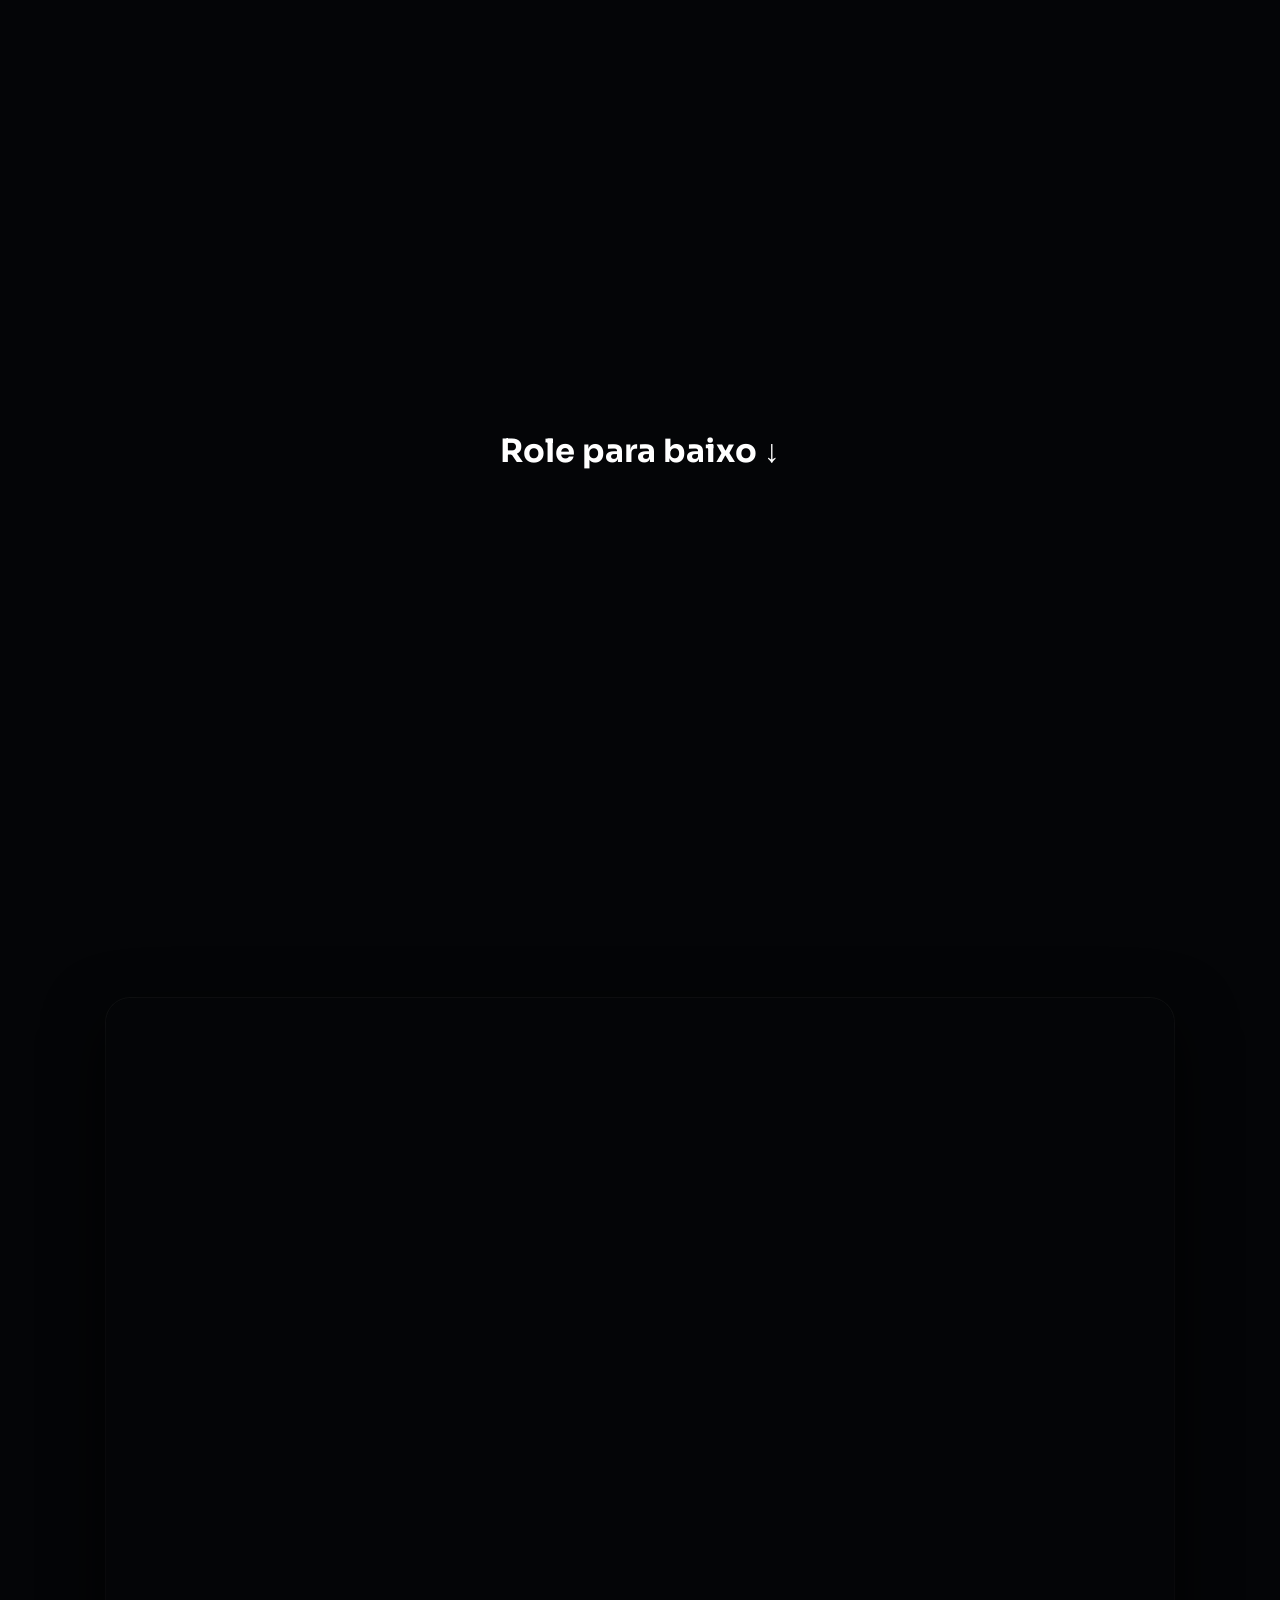
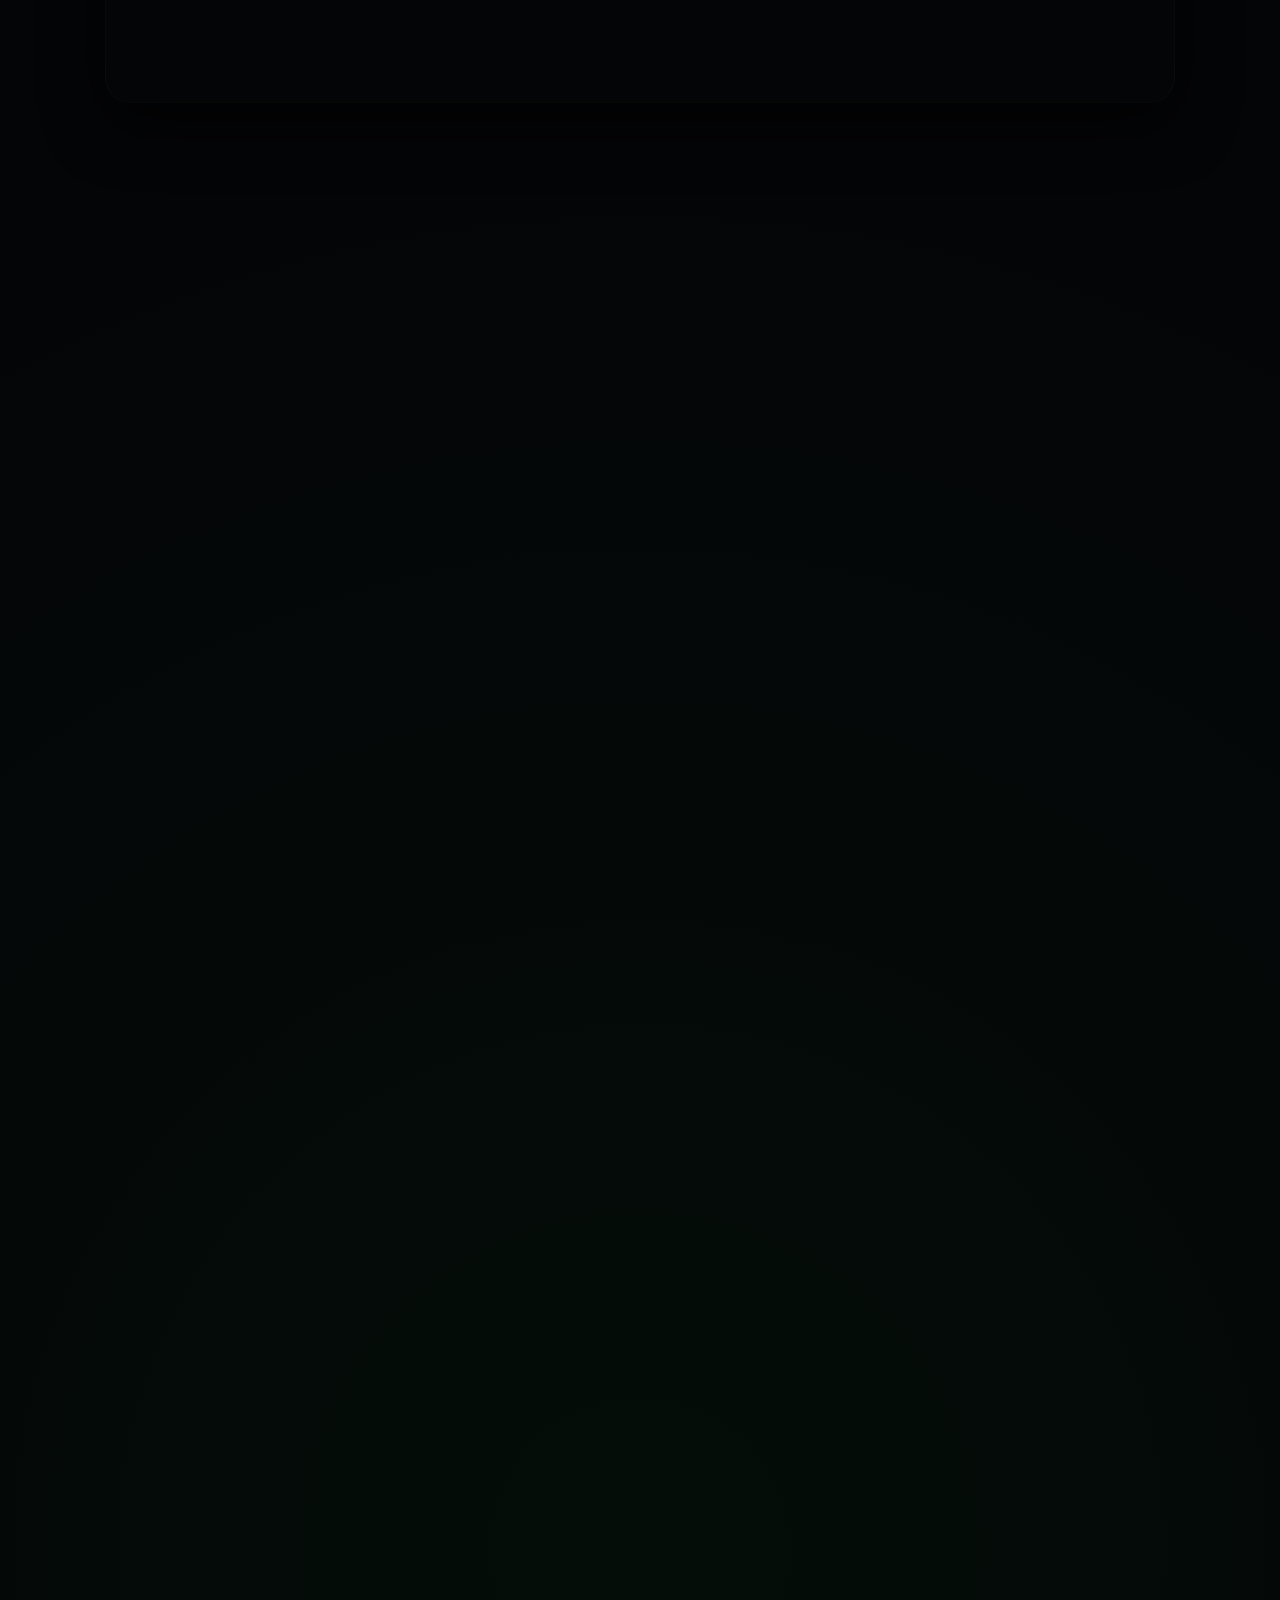
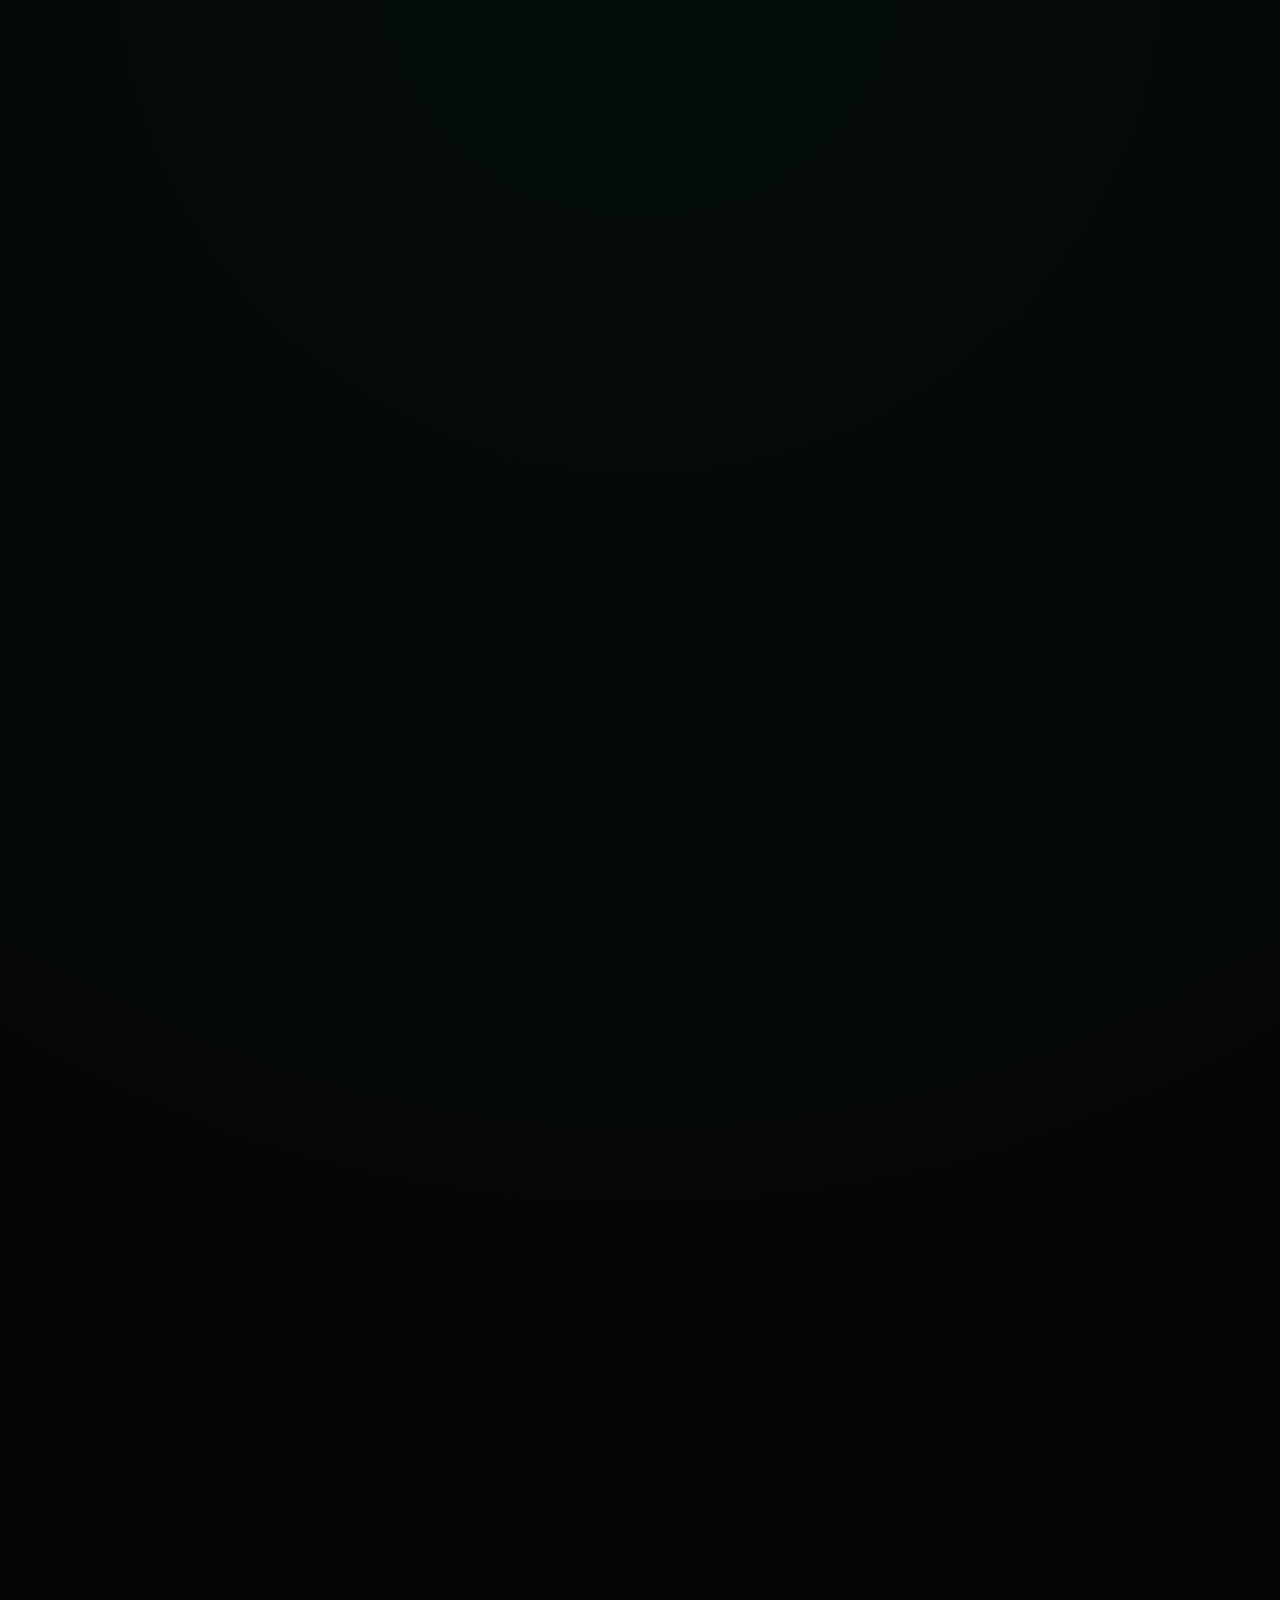
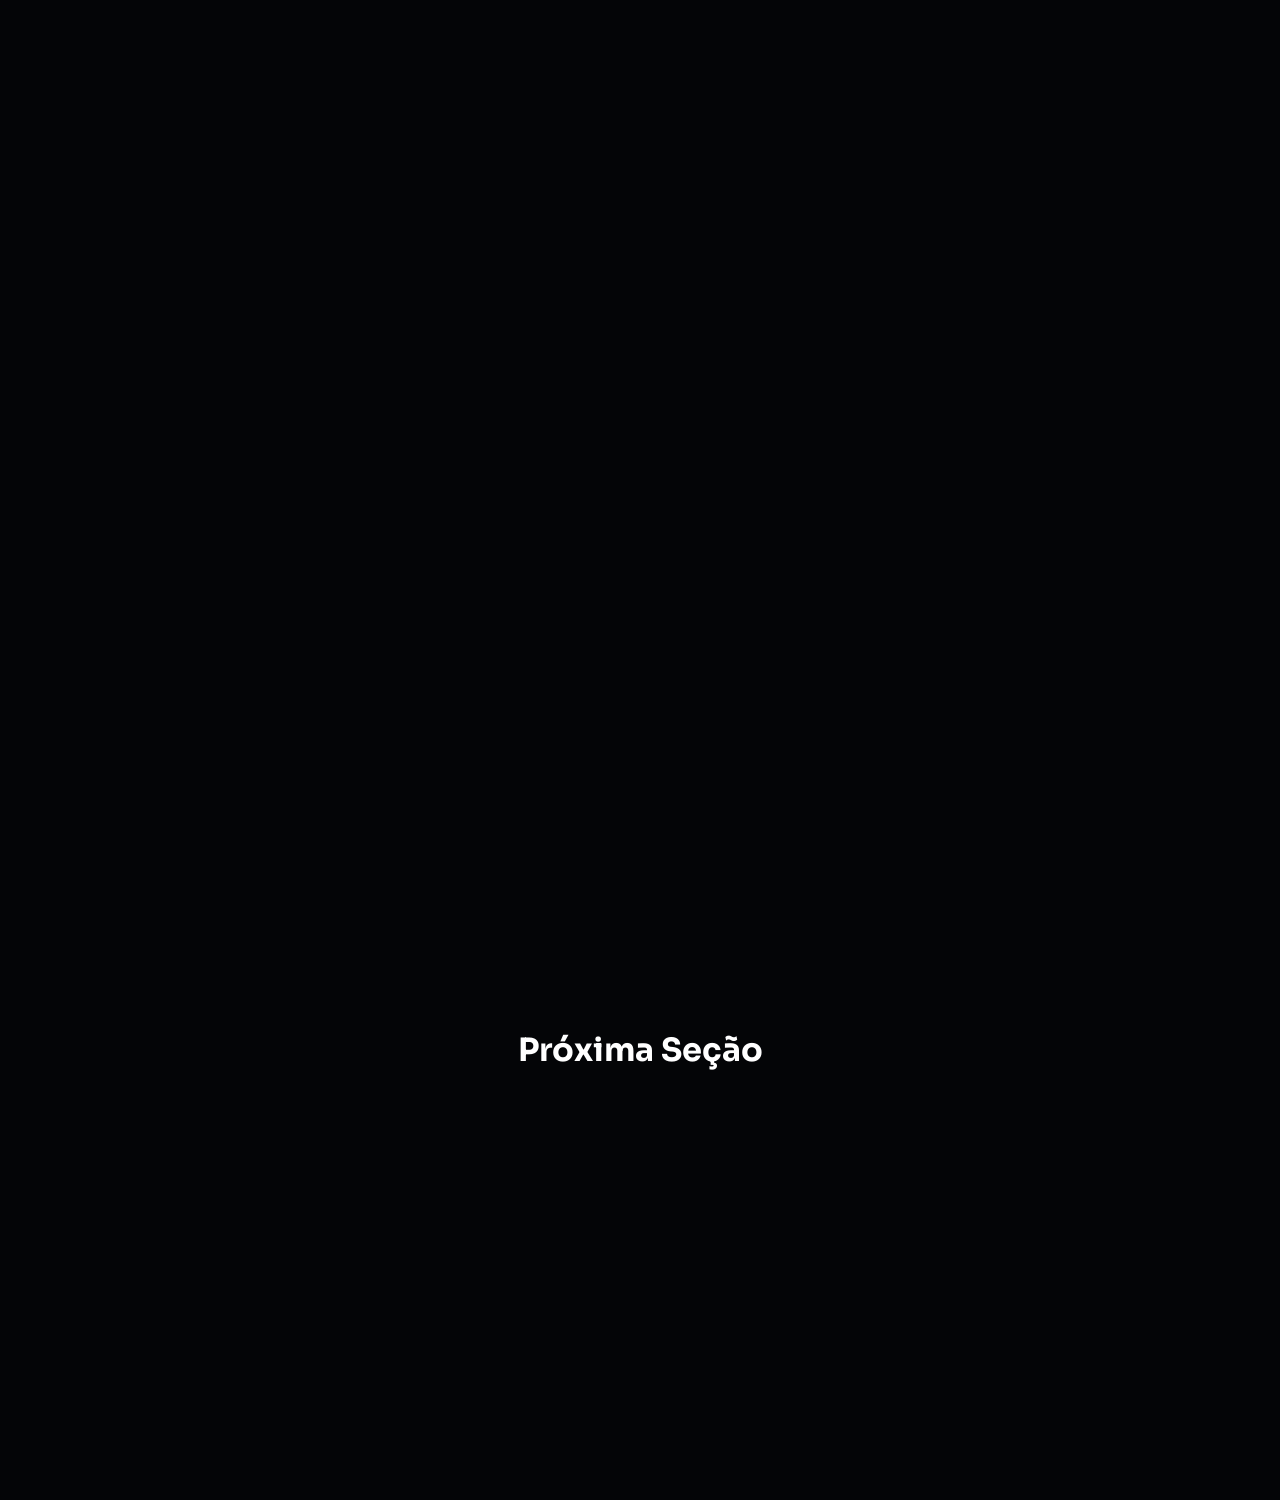
<file: showreel.html>
<!DOCTYPE html>
<html lang="pt-br">
<head>
  <meta charset="UTF-8">
  <meta name="viewport" content="width=device-width, initial-scale=1.0">
  <title>Truth Commerce | Showreel</title>
  
  <link rel="preconnect" href="https://fonts.googleapis.com">
  <link rel="preconnect" href="https://fonts.gstatic.com" crossorigin>
  <link href="https://fonts.googleapis.com/css2?family=Sora:wght@300;400;600;700;800&family=Space+Mono:wght@400;700&family=Inter:wght@400;500;600&display=swap" rel="stylesheet">

  <style>
    /* ===============================================================
       CSS DO NOVO SHOWREEL (NÃO OCUPA 100% E FLUIDEZ LERP)
       =============================================================== */

    :root {
      --bg-base: #040507;
      --bg-surface: #0a0c10;
      --green: #07dd2b;
      --text-main: #FFFFFF;
      --text-muted: #A1A1AA;
    }

    body, html {
      margin: 0;
      padding: 0;
      background-color: var(--bg-base);
      font-family: 'Inter', sans-serif;
      color: var(--text-main);
    }

    /* O Track de Scroll: 500vh para muito tempo de visualização */
    .sr-scroll-track {
      position: relative;
      width: 100vw;
      height: 500vh; 
      background: var(--bg-base);
      background-image: radial-gradient(circle at 50% 50%, rgba(7, 221, 43, 0.04) 0%, transparent 60%);
    }

    /* O Quadro Fixo: Segura tudo na tela */
    .sr-sticky-frame {
      position: sticky;
      top: 0;
      left: 0;
      width: 100vw;
      height: 100vh;
      display: flex;
      align-items: center;
      justify-content: center;
      overflow: hidden; 
    }

    /* Textos Iniciais */
    .sr-intro-layer {
      position: absolute;
      inset: 0;
      display: flex;
      flex-direction: column;
      align-items: center;
      justify-content: center;
      text-align: center;
      padding: 0 5%;
      z-index: 1;
      pointer-events: none;
      /* Otimização de performance */
      will-change: opacity, transform;
    }

    .sr-label {
      font-family: 'Space Mono', monospace;
      font-size: 12px;
      color: var(--green);
      text-transform: uppercase;
      letter-spacing: 0.2em;
      font-weight: 700;
      margin-bottom: 24px;
      transform: translateY(-22vh); 
    }

    .sr-title {
      font-family: 'Sora', sans-serif;
      font-size: clamp(2.5rem, 5vw, 5rem);
      font-weight: 800;
      line-height: 1.1;
      letter-spacing: -0.04em;
      margin: 0;
      max-width: 900px;
      transform: translateY(-20vh);
    }

    .sr-title .accent {
      color: var(--green);
      text-shadow: 0 0 30px rgba(7, 221, 43, 0.2);
    }

    .sr-desc {
      font-size: 1.1rem;
      color: var(--text-muted);
      max-width: 500px;
      line-height: 1.6;
      margin-top: 24px;
      transform: translateY(22vh);
    }

    /* O Vídeo e a sua moldura (Não ocupa 100%) */
    .sr-video-wrap {
      position: relative;
      /* Tamanhos Iniciais */
      width: 45vw;
      height: 35vh;
      border-radius: 32px;
      overflow: hidden;
      z-index: 5;
      box-shadow: 0 20px 60px rgba(0,0,0,0.8), 0 0 0 1px rgba(255,255,255,0.05);
      will-change: width, height, border-radius, box-shadow;
      transition: box-shadow 0.4s ease;
    }

    @media (max-width: 768px) {
      .sr-video-wrap {
        width: 80vw;
        height: 25vh;
      }
      .sr-title { transform: translateY(-15vh); }
      .sr-label { transform: translateY(-15vh); }
      .sr-desc { transform: translateY(18vh); }
    }

    .sr-video-wrap:hover {
      box-shadow: 0 30px 80px rgba(7, 221, 43, 0.15), 0 0 0 1px rgba(255,255,255,0.1);
    }

    .sr-video-element {
      width: 100%;
      height: 100%;
      object-fit: cover;
      opacity: 0.6;
      will-change: opacity;
    }

    /* Interface do Dashboard */
    .sr-ui-layer {
      position: absolute;
      inset: 0;
      z-index: 10;
      display: flex;
      flex-direction: column;
      justify-content: space-between;
      padding: clamp(20px, 4vw, 40px);
      opacity: 0;
      pointer-events: none;
      /* Fundo escurecido para as extremidades para destacar o UI */
      background: linear-gradient(to bottom, rgba(4,5,7,0.7) 0%, transparent 20%, transparent 80%, rgba(4,5,7,0.85) 100%);
      will-change: opacity;
    }

    .sr-ui-top {
      display: flex;
      justify-content: space-between;
      font-family: 'Space Mono', monospace;
      font-size: 12px;
      color: rgba(255,255,255,0.8);
      letter-spacing: 0.15em;
      text-transform: uppercase;
      border-bottom: 1px solid rgba(255,255,255,0.1);
      padding-bottom: 20px;
    }

    /* Oculta alguns elementos no mobile para não poluir */
    .hide-mobile {
      display: block;
    }
    @media (max-width: 768px) {
      .hide-mobile { display: none; }
    }

    .sr-ui-center {
      display: flex;
      align-items: center;
      justify-content: center;
      flex: 1;
    }

    .sr-play-btn {
      background: transparent;
      border: none;
      display: flex;
      align-items: center;
      gap: 24px;
      cursor: pointer;
      color: #fff;
      transition: transform 0.4s cubic-bezier(0.175, 0.885, 0.32, 1.275);
    }

    .sr-play-btn:hover {
      transform: scale(1.08);
    }

    .sr-play-btn:hover .play-icon-circle {
      border-color: var(--green);
      background: rgba(7, 221, 43, 0.1);
      box-shadow: 0 0 30px rgba(7, 221, 43, 0.4);
    }

    .play-icon-circle {
      width: clamp(60px, 8vw, 80px);
      height: clamp(60px, 8vw, 80px);
      border-radius: 50%;
      border: 1px solid rgba(255,255,255,0.3);
      display: flex;
      align-items: center;
      justify-content: center;
      backdrop-filter: blur(10px);
      transition: all 0.4s ease;
    }

    .play-icon-circle svg {
      width: clamp(20px, 3vw, 24px);
      height: clamp(20px, 3vw, 24px);
    }

    .play-text {
      font-family: 'Sora', sans-serif;
      font-size: clamp(2.5rem, 5vw, 6rem);
      font-weight: 300;
      letter-spacing: -0.02em;
    }

    .sr-ui-bottom {
      display: flex;
      justify-content: space-between;
      align-items: flex-end;
    }

    .sr-ui-bottom p {
      font-family: 'Inter', sans-serif;
      font-size: clamp(0.9rem, 1.5vw, 1.2rem);
      max-width: 400px;
      color: rgba(255,255,255,0.7);
      margin: 0;
      line-height: 1.5;
    }

    .sr-status {
      font-family: 'Space Mono', monospace;
      font-size: 12px;
      color: var(--green);
      display: flex;
      align-items: center;
      gap: 8px;
    }

    .sr-status-dot {
      width: 8px;
      height: 8px;
      background: var(--green);
      border-radius: 50%;
      animation: pulse 2s infinite;
    }

    @keyframes pulse {
      0% { box-shadow: 0 0 0 0 rgba(7, 221, 43, 0.4); }
      70% { box-shadow: 0 0 0 10px rgba(7, 221, 43, 0); }
      100% { box-shadow: 0 0 0 0 rgba(7, 221, 43, 0); }
    }

  </style>
</head>
<body>

  <!-- Espaço inicial para simular scroll do site -->
  <div style="height: 100vh; display: flex; flex-direction: column; align-items:center; justify-content:center; color: #fff; background: #040507;">
    <h1 style="font-family: 'Sora'; margin-bottom: 20px;">Role para baixo ↓</h1>
  </div>

  <!-- INÍCIO DA SHOWREEL SECTION -->
  <section class="sr-scroll-track" id="showreel">
    <div class="sr-sticky-frame">
      
      <!-- Textos Introdutórios -->
      <div class="sr-intro-layer" id="sr-intro">
        <span class="sr-label">/ SHOWREEL 2026</span>
        <h2 class="sr-title">Sistemas que suportam a <span class="accent">pressão da escala.</span></h2>
        <p class="sr-desc">Veja como transformamos operações engessadas em máquinas de alta performance. De migrações complexas a arquiteturas headless, construímos para a velocidade e estabilidade extrema.</p>
      </div>

      <!-- O Container do Vídeo (A animação vai atuar aqui) -->
      <div class="sr-video-wrap" id="sr-video-wrap">
        
        <video class="sr-video-element" id="sr-video" autoplay loop muted playsinline>
          <source src="https://assets.mixkit.co/videos/preview/mixkit-software-developer-working-on-code-4174-large.mp4" type="video/mp4">
        </video>

        <!-- Interface do Vídeo (Surge no final da expansão) -->
        <div class="sr-ui-layer" id="sr-ui">
          
          <div class="sr-ui-top">
            <span>[ VOL. 01 ]</span>
            <span class="hide-mobile">MANIFESTO TRUTH COMMERCE</span>
            <span>SYSTEM ARCHITECTURE</span>
          </div>

          <div class="sr-ui-center">
            <button class="sr-play-btn">
              <div class="play-icon-circle">
                <svg width="24" height="24" viewBox="0 0 24 24" fill="none" stroke="currentColor" stroke-width="2" stroke-linecap="round" stroke-linejoin="round">
                  <polygon points="5 3 19 12 5 21 5 3" fill="currentColor"></polygon>
                </svg>
              </div>
              <span class="play-text">PLAY</span>
            </button>
          </div>

          <div class="sr-ui-bottom">
            <p class="hide-mobile">Assista aos bastidores da reconstrução tecnológica das maiores operações de e-commerce.</p>
            <div class="sr-status">
              <div class="sr-status-dot"></div>
              SYSTEMS ONLINE
            </div>
          </div>

        </div>

      </div>

    </div>
  </section>
  <!-- FIM DA SHOWREEL SECTION -->

  <!-- Espaço final -->
  <div style="height: 100vh; background: #040507; display: flex; align-items:center; justify-content:center; color: #fff;">
    <h1 style="font-family: 'Sora';">Próxima Seção</h1>
  </div>

  <!-- MOTOR DE ANIMAÇÃO DE ALTA FLUIDEZ (LERP) -->
  <script>
    document.addEventListener("DOMContentLoaded", () => {
      const track = document.getElementById('showreel');
      const videoWrap = document.getElementById('sr-video-wrap');
      const videoElement = document.getElementById('sr-video');
      const introLayer = document.getElementById('sr-intro');
      const uiLayer = document.getElementById('sr-ui');

      // Valores Iniciais (Início do scroll)
      let startWidth = window.innerWidth > 768 ? 45 : 80; // vw
      let startHeight = window.innerWidth > 768 ? 35 : 25; // vh
      let startRadius = 32; // px

      // Valores Finais (O segredo: NÃO é 100vw/100vh)
      // Mantém uma margem elegante na tela
      let endWidth = window.innerWidth > 768 ? 85 : 92; // vw
      let endHeight = window.innerWidth > 768 ? 80 : 70; // vh
      let endRadius = 24; // px

      window.addEventListener('resize', () => {
        startWidth = window.innerWidth > 768 ? 45 : 80;
        startHeight = window.innerWidth > 768 ? 35 : 25;
        endWidth = window.innerWidth > 768 ? 85 : 92;
        endHeight = window.innerWidth > 768 ? 80 : 70;
      });

      // Variáveis para a fluidez (Lerp)
      let targetProgress = 0;   // Progresso exato do scroll
      let currentProgress = 0;  // Progresso visual da animação (segue o target suavemente)
      const ease = 0.08;        // O quão "amanteigada" é a animação (0.05 a 0.1 é o ideal)

      // Captura a posição do scroll em tempo real
      function captureScroll() {
        const rect = track.getBoundingClientRect();
        const windowHeight = window.innerHeight;
        
        // Progresso vai de 0 a 1 em toda a altura do track
        let raw = -rect.top / (rect.height - windowHeight);
        targetProgress = Math.min(Math.max(raw, 0), 1);
      }

      window.addEventListener('scroll', captureScroll);
      captureScroll(); // Capta o valor inicial

      // Loop de renderização fluida (60 frames por segundo)
      function renderLoop() {
        // A matemática da fluidez (Lerp) - move o current em direção ao target aos poucos
        currentProgress += (targetProgress - currentProgress) * ease;

        // A expansão termina nos primeiros 45% do scroll
        const animationEndAt = 0.45; 
        
        let expansion = Math.min(currentProgress / animationEndAt, 1);
        
        // Curva suave adicionada à fluidez
        const easeProgress = 1 - Math.pow(1 - expansion, 3); 

        // 1. Aplica tamanhos ao Vídeo (Nunca chega a 100%)
        const currentW = startWidth + (endWidth - startWidth) * easeProgress;
        const currentH = startHeight + (endHeight - startHeight) * easeProgress;
        const currentR = startRadius + (endRadius - startRadius) * easeProgress;

        videoWrap.style.width = `${currentW}vw`;
        videoWrap.style.height = `${currentH}vh`;
        videoWrap.style.borderRadius = `${currentR}px`;

        // 2. Parallax e Fade Out do Texto Inicial
        let introFade = Math.min(currentProgress / (animationEndAt * 0.6), 1);
        introLayer.style.opacity = Math.max(1 - introFade * 1.5, 0);
        introLayer.style.transform = `translateY(${introFade * 150}px) scale(${1 - introFade * 0.05})`;

        // 3. Clareia o Vídeo
        videoElement.style.opacity = 0.6 + (0.4 * easeProgress);

        // 4. Surge a Interface (UI) quando atinge o tamanho máximo
        let uiOpacity = 0;
        const uiAppearStart = animationEndAt * 0.9; 
        
        if (currentProgress > uiAppearStart) {
          uiOpacity = Math.min((currentProgress - uiAppearStart) / 0.05, 1);
        }
        
        uiLayer.style.opacity = uiOpacity;
        uiLayer.style.pointerEvents = uiOpacity > 0.5 ? 'auto' : 'none';

        // Mantém o loop sempre a rodar
        requestAnimationFrame(renderLoop);
      }

      // Inicia a renderização super fluida
      requestAnimationFrame(renderLoop);
    });
  </script>
</body>
</html>
</file>
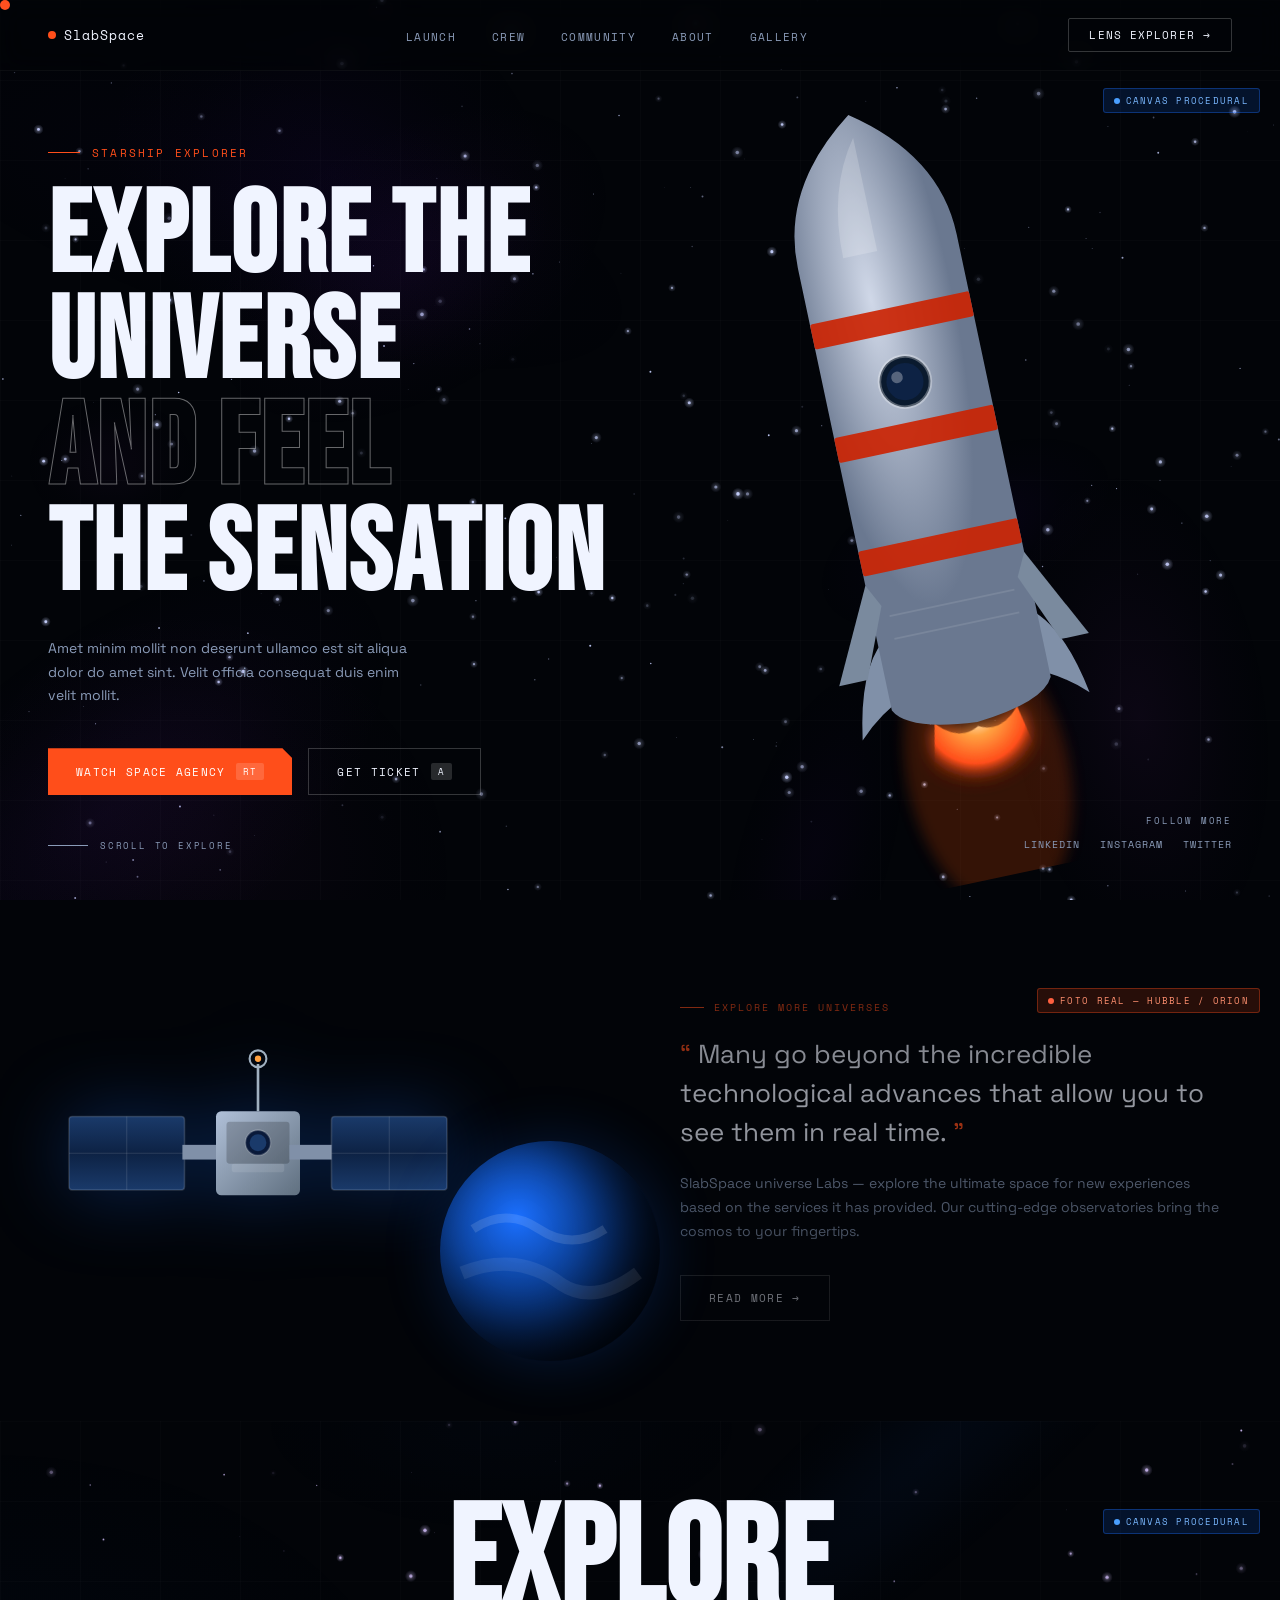
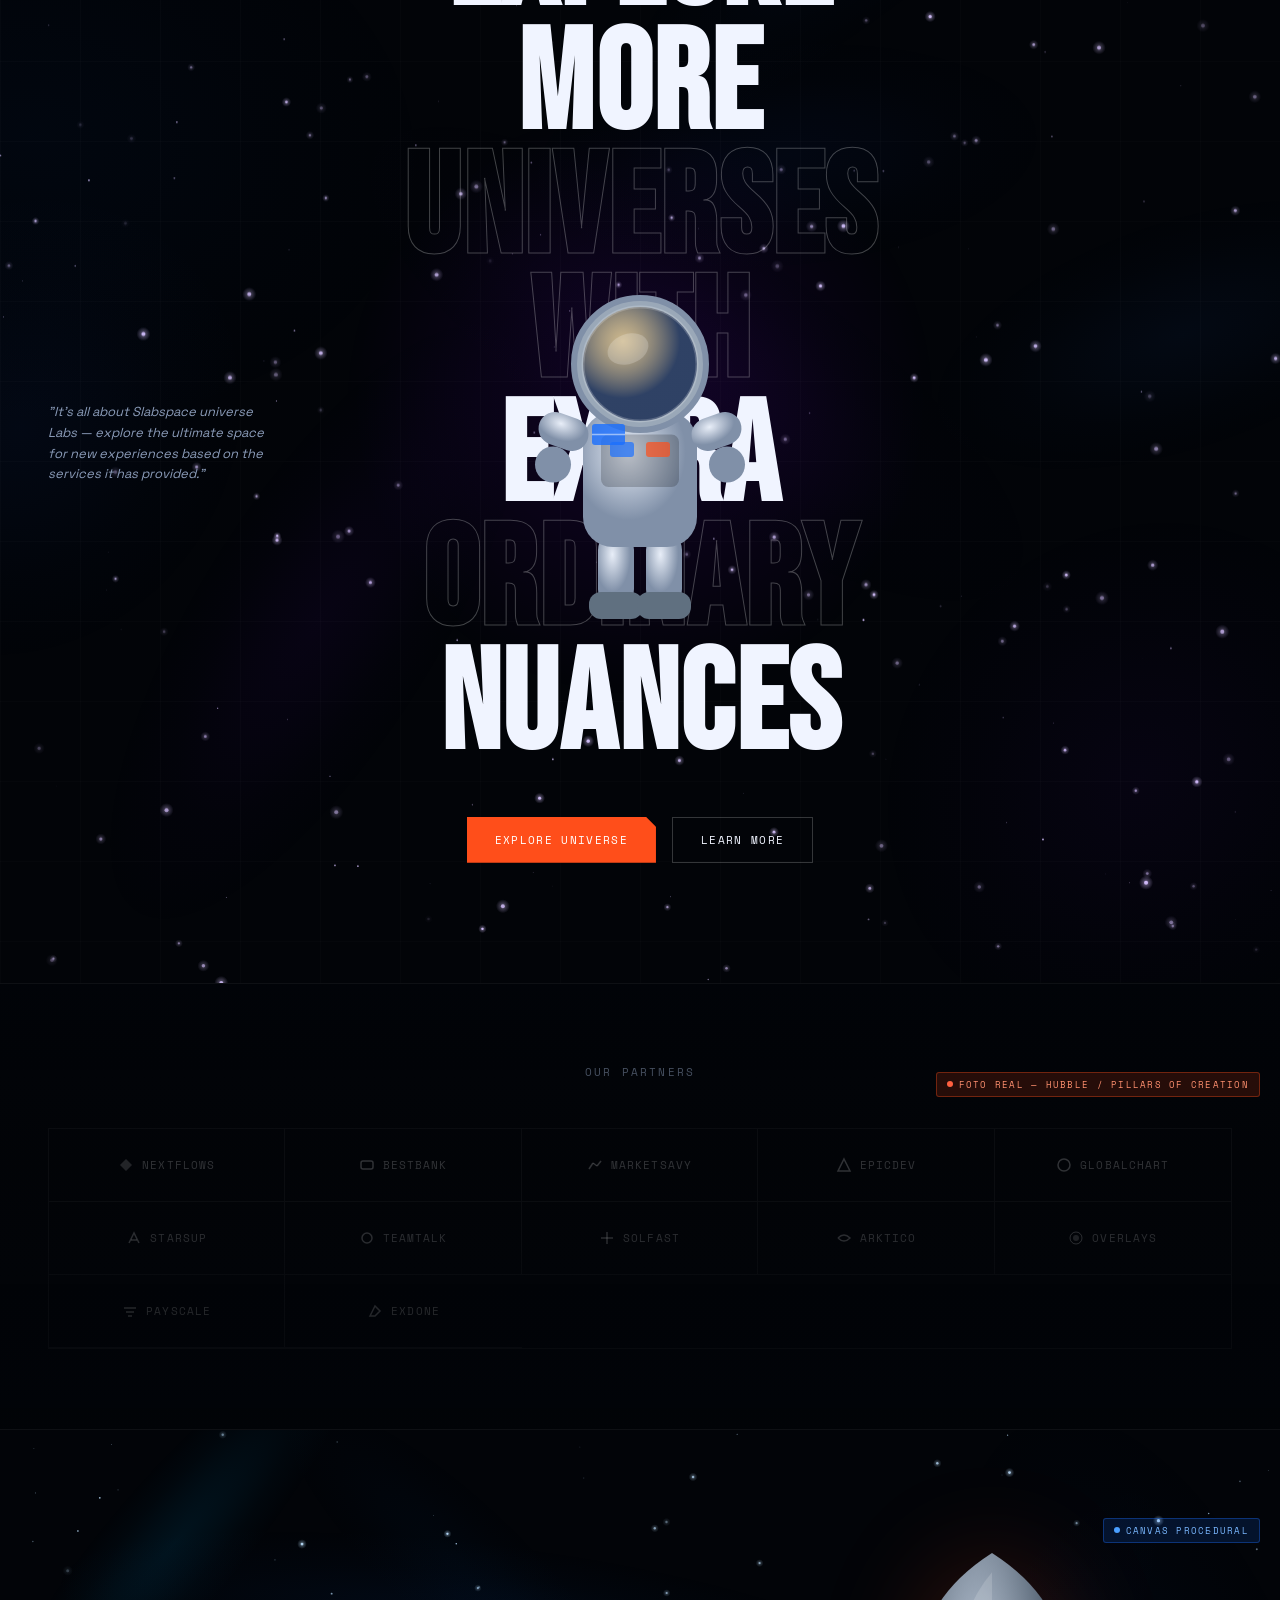
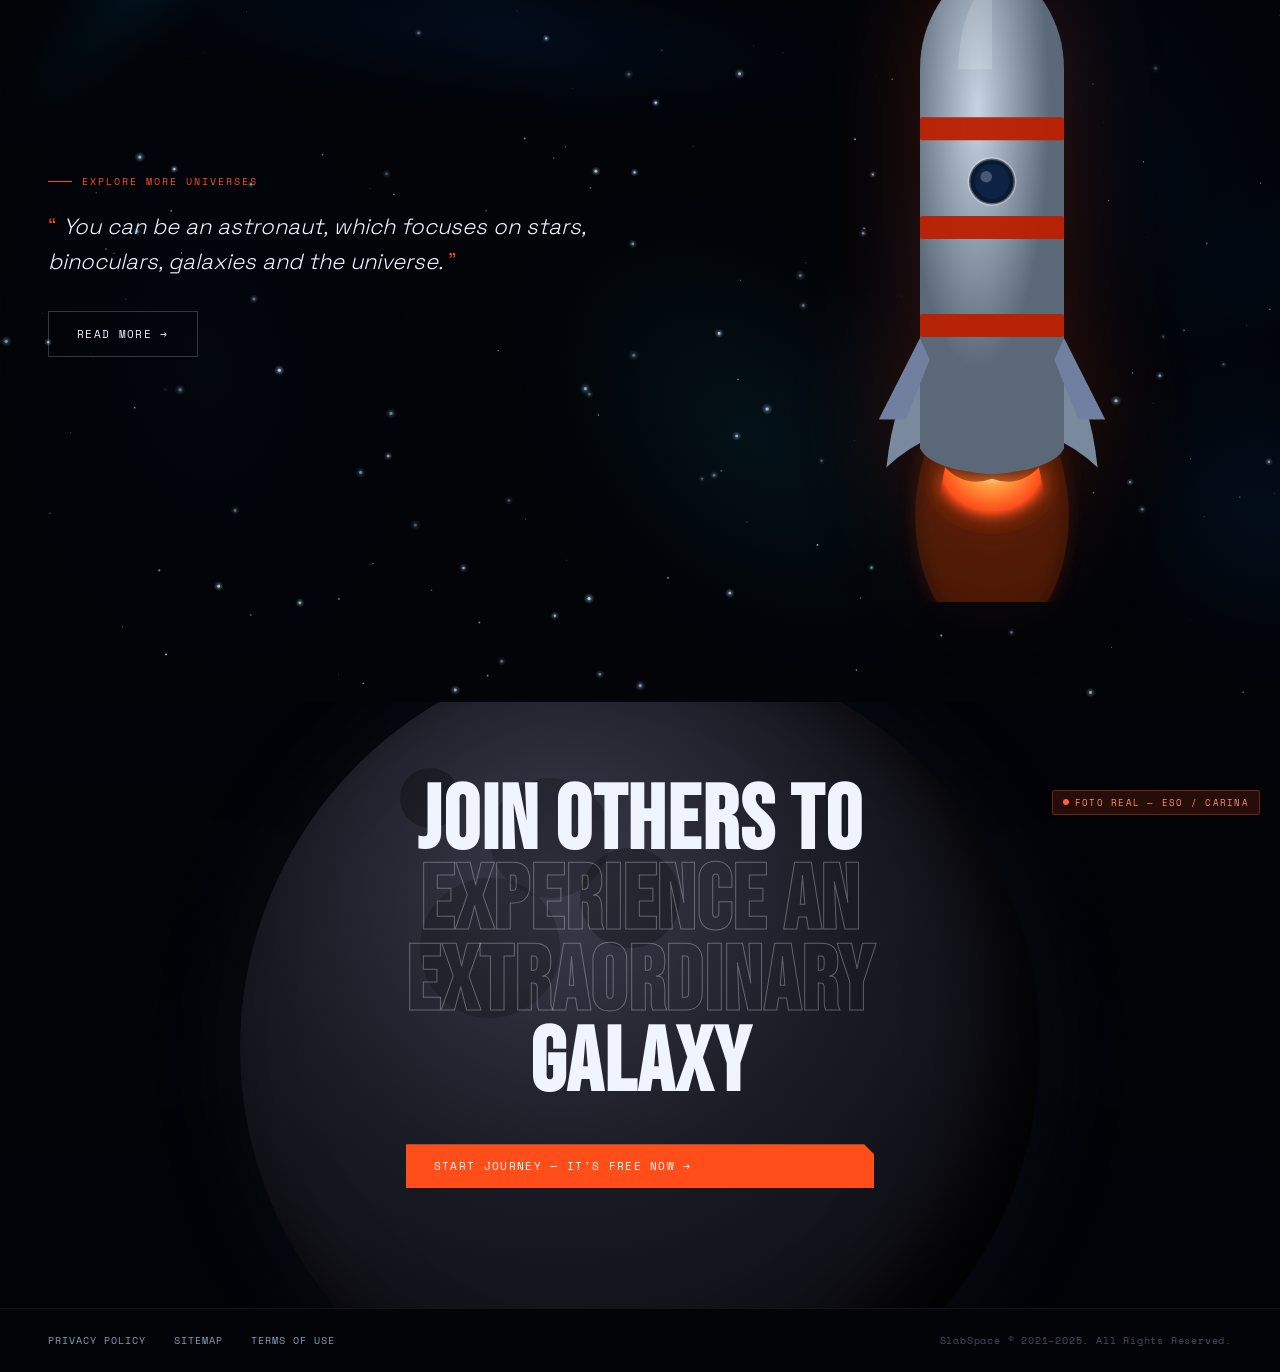
<file: slabspace.html>
<!DOCTYPE html>
<html lang="en">
<head>
<meta charset="UTF-8">
<meta name="viewport" content="width=device-width, initial-scale=1.0">
<title>SlabSpace — Explore The Universe</title>
<link href="https://fonts.googleapis.com/css2?family=Bebas+Neue&family=Space+Grotesk:wght@300;400;500;600&family=Space+Mono:wght@400;700&display=swap" rel="stylesheet">
<style>
  *, *::before, *::after { margin: 0; padding: 0; box-sizing: border-box; }

  :root {
    --bg: #020408;
    --bg2: #050b14;
    --white: #f0f4ff;
    --dim: #8a9bb8;
    --accent: #ff4e1a;
    --accent2: #ffa040;
    --blue: #1a6fff;
    --glow: rgba(26,111,255,0.18);
    --font-display: 'Bebas Neue', sans-serif;
    --font-body: 'Space Grotesk', sans-serif;
    --font-mono: 'Space Mono', monospace;
  }

  html { scroll-behavior: smooth; }

  body {
    background: var(--bg);
    color: var(--white);
    font-family: var(--font-body);
    overflow-x: hidden;
  }

  /* ── BACKGROUND SYSTEM ──
     CANVAS → Hero, Big-Text, Rocket2  (nebulosa procedural)
     PHOTO  → Explore, Partners, Moon  (imagem NASA real)
  ── */

  .section-stars {
    position: absolute;
    inset: 0;
    z-index: 0;
    pointer-events: none;
    width: 100%;
    height: 100%;
  }

  /* Nebulosa canvas extra — camada de cor sobre as estrelas */
  .nebula-layer {
    position: absolute;
    inset: 0;
    z-index: 0;
    pointer-events: none;
  }

  /* Photo background */
  .photo-bg {
    position: absolute;
    inset: 0;
    z-index: 0;
    background-size: cover;
    background-position: center;
    background-repeat: no-repeat;
  }
  .photo-bg::after {
    content: '';
    position: absolute;
    inset: 0;
    background: linear-gradient(to bottom,
      rgba(2,4,8,0.62) 0%,
      rgba(2,4,8,0.38) 40%,
      rgba(2,4,8,0.65) 100%);
  }

  /* Badges de identificação */
  .bg-badge {
    position: absolute;
    top: 88px; right: 20px;
    z-index: 10;
    font-family: var(--font-mono);
    font-size: 9px;
    letter-spacing: 0.14em;
    text-transform: uppercase;
    padding: 5px 10px;
    border-radius: 3px;
    pointer-events: none;
    display: flex;
    align-items: center;
    gap: 6px;
  }
  .canvas-badge {
    background: rgba(26,111,255,0.15);
    border: 1px solid rgba(26,111,255,0.35);
    color: #7ab8ff;
  }
  .photo-badge {
    background: rgba(255,78,26,0.15);
    border: 1px solid rgba(255,78,26,0.35);
    color: #ff9070;
  }
  .bg-badge .dot {
    width: 6px; height: 6px;
    border-radius: 50%;
  }
  .canvas-badge .dot { background: #4a9fff; animation: blink 2s infinite; }
  .photo-badge  .dot { background: #ff6040; }

  /* NAV */
  nav {
    position: fixed;
    top: 0; left: 0; right: 0;
    z-index: 100;
    display: flex;
    align-items: center;
    justify-content: space-between;
    padding: 18px 48px;
    backdrop-filter: blur(12px);
    background: rgba(2,4,8,0.6);
    border-bottom: 1px solid rgba(255,255,255,0.04);
  }

  .nav-logo {
    font-family: var(--font-mono);
    font-size: 13px;
    letter-spacing: 0.08em;
    color: var(--white);
    display: flex;
    align-items: center;
    gap: 8px;
  }

  .nav-logo span {
    width: 8px; height: 8px;
    background: var(--accent);
    border-radius: 50%;
    display: inline-block;
    animation: blink 2s ease-in-out infinite;
  }

  @keyframes blink { 0%,100%{opacity:1} 50%{opacity:0.3} }

  .nav-links {
    display: flex;
    gap: 36px;
    list-style: none;
  }

  .nav-links a {
    font-family: var(--font-mono);
    font-size: 11px;
    letter-spacing: 0.12em;
    color: var(--dim);
    text-decoration: none;
    text-transform: uppercase;
    transition: color 0.2s;
  }

  .nav-links a:hover { color: var(--white); }

  .nav-cta {
    font-family: var(--font-mono);
    font-size: 11px;
    letter-spacing: 0.1em;
    text-transform: uppercase;
    color: var(--white);
    border: 1px solid rgba(255,255,255,0.2);
    padding: 8px 20px;
    border-radius: 2px;
    text-decoration: none;
    transition: all 0.2s;
  }

  .nav-cta:hover {
    background: rgba(255,255,255,0.08);
    border-color: rgba(255,255,255,0.4);
  }

  /* SECTIONS */
  section {
    position: relative;
    z-index: 1;
  }

  /* ───── HERO ───── */
  .hero {
    min-height: 100vh;
    display: flex;
    flex-direction: column;
    justify-content: center;
    padding: 120px 48px 80px;
    overflow: hidden;
  }

  .hero-label {
    font-family: var(--font-mono);
    font-size: 11px;
    letter-spacing: 0.2em;
    color: var(--accent);
    text-transform: uppercase;
    margin-bottom: 24px;
    display: flex;
    align-items: center;
    gap: 12px;
    opacity: 0;
    animation: fadeUp 0.8s ease 0.2s forwards;
  }

  .hero-label::before {
    content: '';
    width: 32px; height: 1px;
    background: var(--accent);
    display: inline-block;
  }

  .hero-title {
    font-family: var(--font-display);
    font-size: clamp(64px, 9vw, 130px);
    line-height: 0.92;
    letter-spacing: 0.02em;
    text-transform: uppercase;
    max-width: 700px;
    opacity: 0;
    animation: fadeUp 0.9s ease 0.4s forwards;
  }

  .hero-title em {
    font-style: normal;
    -webkit-text-stroke: 1px rgba(255,255,255,0.4);
    color: transparent;
  }

  .hero-sub {
    margin-top: 28px;
    max-width: 380px;
    font-size: 14px;
    line-height: 1.7;
    color: var(--dim);
    opacity: 0;
    animation: fadeUp 0.9s ease 0.6s forwards;
  }

  .hero-btns {
    margin-top: 40px;
    display: flex;
    gap: 16px;
    opacity: 0;
    animation: fadeUp 0.9s ease 0.8s forwards;
  }

  .btn-primary {
    display: flex;
    align-items: center;
    gap: 10px;
    background: var(--accent);
    color: #fff;
    font-family: var(--font-mono);
    font-size: 11px;
    letter-spacing: 0.12em;
    text-transform: uppercase;
    padding: 14px 28px;
    border: none;
    cursor: pointer;
    text-decoration: none;
    clip-path: polygon(0 0, calc(100% - 10px) 0, 100% 10px, 100% 100%, 0 100%);
    transition: opacity 0.2s;
  }

  .btn-primary:hover { opacity: 0.85; }

  .btn-secondary {
    display: flex;
    align-items: center;
    gap: 10px;
    background: transparent;
    color: var(--white);
    font-family: var(--font-mono);
    font-size: 11px;
    letter-spacing: 0.12em;
    text-transform: uppercase;
    padding: 14px 28px;
    border: 1px solid rgba(255,255,255,0.2);
    cursor: pointer;
    text-decoration: none;
    transition: border-color 0.2s, background 0.2s;
  }

  .btn-secondary:hover {
    border-color: rgba(255,255,255,0.5);
    background: rgba(255,255,255,0.05);
  }

  .btn-tag {
    font-family: var(--font-mono);
    font-size: 9px;
    background: rgba(255,255,255,0.15);
    padding: 2px 7px;
    border-radius: 2px;
  }

  /* Rocket */
  .hero-rocket {
    position: absolute;
    right: 5%;
    top: 8%;
    width: min(55%, 580px);
    opacity: 0;
    animation: rocketIn 1.4s cubic-bezier(0.16,1,0.3,1) 0.6s forwards;
    pointer-events: none;
  }

  @keyframes rocketIn {
    from { opacity:0; transform: translate(80px,-80px) rotate(-15deg); }
    to   { opacity:1; transform: translate(0,0) rotate(-12deg); }
  }

  .rocket-float {
    animation: rocketFloat 6s ease-in-out infinite;
    transform-origin: center;
  }

  @keyframes rocketFloat {
    0%,100% { transform: rotate(-12deg) translateY(0); }
    50%      { transform: rotate(-12deg) translateY(-22px); }
  }

  .hero-social {
    position: absolute;
    right: 48px;
    bottom: 48px;
    display: flex;
    flex-direction: column;
    align-items: flex-end;
    gap: 10px;
    opacity: 0;
    animation: fadeUp 0.9s ease 1.2s forwards;
  }

  .hero-social-label {
    font-family: var(--font-mono);
    font-size: 9px;
    letter-spacing: 0.2em;
    color: var(--dim);
    text-transform: uppercase;
  }

  .hero-social-links {
    display: flex;
    gap: 20px;
  }

  .hero-social-links a {
    font-family: var(--font-mono);
    font-size: 10px;
    letter-spacing: 0.1em;
    color: var(--dim);
    text-decoration: none;
    text-transform: uppercase;
    transition: color 0.2s;
  }

  .hero-social-links a:hover { color: var(--white); }

  .scroll-indicator {
    position: absolute;
    left: 48px;
    bottom: 48px;
    display: flex;
    align-items: center;
    gap: 12px;
    font-family: var(--font-mono);
    font-size: 9px;
    letter-spacing: 0.2em;
    color: var(--dim);
    text-transform: uppercase;
    opacity: 0;
    animation: fadeUp 0.9s ease 1.4s forwards;
  }

  .scroll-line {
    width: 40px; height: 1px;
    background: var(--dim);
    position: relative;
    overflow: hidden;
  }

  .scroll-line::after {
    content: '';
    position: absolute;
    left: -100%;
    top: 0;
    width: 100%; height: 100%;
    background: var(--white);
    animation: scrollLine 2s ease-in-out infinite;
  }

  @keyframes scrollLine {
    0%   { left: -100%; }
    100% { left: 100%; }
  }

  /* ───── EXPLORE SECTION ───── */
  .explore {
    padding: 100px 48px;
    display: grid;
    grid-template-columns: 1fr 1fr;
    gap: 80px;
    align-items: center;
  }

  .explore-img {
    position: relative;
  }

  .satellite-img {
    width: 100%;
    max-width: 420px;
    filter: drop-shadow(0 0 40px rgba(26,111,255,0.3));
    animation: floatSat 7s ease-in-out infinite;
  }

  @keyframes floatSat {
    0%,100% { transform: translateY(0) rotate(-3deg); }
    50%      { transform: translateY(-18px) rotate(3deg); }
  }

  .planet-earth {
    position: absolute;
    right: -60px;
    bottom: -40px;
    width: 220px;
    height: 220px;
    border-radius: 50%;
    background: radial-gradient(circle at 35% 35%, #1a6fff 0%, #0a3a8a 40%, #020d22 80%);
    box-shadow: inset -30px -20px 60px rgba(0,0,0,0.8), 0 0 60px rgba(26,111,255,0.2);
    overflow: hidden;
    animation: earthRotate 20s linear infinite;
  }

  @keyframes earthRotate {
    from { filter: hue-rotate(0deg); }
    to   { filter: hue-rotate(10deg); }
  }

  .planet-earth::before {
    content: '';
    position: absolute;
    inset: 0;
    background: url("data:image/svg+xml,%3Csvg viewBox='0 0 200 200' xmlns='http://www.w3.org/2000/svg'%3E%3Cpath d='M30 80 Q60 60 90 80 Q120 100 150 80' stroke='rgba(255,255,255,0.12)' stroke-width='8' fill='none'/%3E%3Cpath d='M20 120 Q70 100 110 130 Q140 150 180 120' stroke='rgba(255,255,255,0.08)' stroke-width='12' fill='none'/%3E%3C/svg%3E");
    background-size: cover;
  }

  .explore-content {}

  .section-label {
    font-family: var(--font-mono);
    font-size: 10px;
    letter-spacing: 0.2em;
    color: var(--accent);
    text-transform: uppercase;
    margin-bottom: 20px;
    display: flex;
    align-items: center;
    gap: 10px;
  }

  .section-label::before {
    content: '';
    width: 24px; height: 1px;
    background: var(--accent);
  }

  .explore-quote {
    font-size: clamp(18px, 2.5vw, 26px);
    line-height: 1.5;
    color: var(--white);
    font-weight: 400;
    quotes: "\201C" "\201D";
  }

  .explore-quote::before { content: open-quote; color: var(--accent); }
  .explore-quote::after  { content: close-quote; color: var(--accent); }

  .explore-text {
    margin-top: 20px;
    font-size: 14px;
    line-height: 1.7;
    color: var(--dim);
  }

  /* ───── BIG TEXT SECTION ───── */
  .big-text-section {
    padding: 80px 48px 120px;
    position: relative;
    overflow: hidden;
  }

  .big-text-section::before {
    content: '';
    position: absolute;
    left: 50%;
    top: 50%;
    transform: translate(-50%,-50%);
    width: 600px; height: 600px;
    border-radius: 50%;
    background: radial-gradient(circle, rgba(138,0,255,0.12) 0%, transparent 70%);
    pointer-events: none;
  }

  .big-title {
    font-family: var(--font-display);
    font-size: clamp(60px, 11vw, 160px);
    line-height: 0.88;
    letter-spacing: 0.01em;
    text-transform: uppercase;
    text-align: center;
    position: relative;
    z-index: 1;
  }

  .big-title span {
    display: block;
  }

  .big-title .outline {
    -webkit-text-stroke: 1px rgba(255,255,255,0.25);
    color: transparent;
  }

  .astronaut-wrap {
    position: absolute;
    left: 50%;
    top: 50%;
    transform: translate(-50%, -40%);
    width: min(30%, 300px);
    z-index: 2;
    pointer-events: none;
    animation: astroFloat 8s ease-in-out infinite;
  }

  @keyframes astroFloat {
    0%,100% { transform: translate(-50%,-40%) rotate(-5deg); }
    50%      { transform: translate(-50%,-50%) rotate(5deg); }
  }

  .side-quote-left {
    position: absolute;
    left: 48px;
    top: 50%;
    transform: translateY(-50%);
    max-width: 220px;
    font-size: 13px;
    line-height: 1.6;
    color: var(--dim);
    font-style: italic;
    z-index: 3;
  }

  .big-text-btns {
    display: flex;
    justify-content: center;
    gap: 16px;
    margin-top: 48px;
    position: relative;
    z-index: 3;
  }

  /* ───── PARTNERS ───── */
  .partners {
    padding: 80px 48px;
    border-top: 1px solid rgba(255,255,255,0.05);
    border-bottom: 1px solid rgba(255,255,255,0.05);
  }

  .partners-label {
    text-align: center;
    font-family: var(--font-mono);
    font-size: 11px;
    letter-spacing: 0.2em;
    color: var(--dim);
    text-transform: uppercase;
    margin-bottom: 48px;
  }

  .partners-grid {
    display: grid;
    grid-template-columns: repeat(5, 1fr);
    gap: 0;
    border: 1px solid rgba(255,255,255,0.06);
  }

  .partner-item {
    display: flex;
    align-items: center;
    justify-content: center;
    padding: 28px 24px;
    border-right: 1px solid rgba(255,255,255,0.06);
    border-bottom: 1px solid rgba(255,255,255,0.06);
    font-family: var(--font-mono);
    font-size: 11px;
    letter-spacing: 0.1em;
    color: rgba(255,255,255,0.3);
    text-transform: uppercase;
    gap: 8px;
    transition: all 0.2s;
    cursor: default;
  }

  .partner-item:hover {
    color: var(--white);
    background: rgba(255,255,255,0.03);
  }

  .partner-item:last-child { border-right: none; }
  .partner-item:nth-child(5) { border-right: none; }
  .partner-item:nth-child(10) { border-right: none; }

  /* partner icons as shapes */
  .pi { width:16px; height:16px; display:inline-flex; align-items:center; justify-content:center; }

  /* ───── SECOND ROCKET SECTION ───── */
  .rocket2-section {
    padding: 100px 48px;
    display: grid;
    grid-template-columns: 1fr 1fr;
    gap: 60px;
    align-items: center;
  }

  .rocket2-content {}

  .rocket2-quote {
    font-size: clamp(16px, 2vw, 22px);
    line-height: 1.6;
    color: var(--white);
    font-weight: 300;
    font-style: italic;
  }

  .rocket2-quote::before { content: '\201C'; color: var(--accent); font-style: normal; }
  .rocket2-quote::after  { content: '\201D'; color: var(--accent); font-style: normal; }

  .rocket2-img-wrap {
    position: relative;
    display: flex;
    justify-content: flex-end;
  }

  .rocket2-img {
    width: min(100%, 480px);
    filter: drop-shadow(0 0 50px rgba(255,78,26,0.2));
    animation: rocketFloat2 5s ease-in-out infinite;
  }

  @keyframes rocketFloat2 {
    0%,100% { transform: rotate(12deg) translateY(0); }
    50%      { transform: rotate(12deg) translateY(-20px); }
  }

  /* ───── MOON CTA ───── */
  .moon-cta {
    padding: 80px 48px 0;
    position: relative;
    overflow: hidden;
    min-height: 500px;
    display: flex;
    flex-direction: column;
    align-items: center;
    justify-content: center;
  }

  .moon {
    position: absolute;
    bottom: -140px;
    left: 50%;
    transform: translateX(-50%);
    width: min(90vw, 800px);
    height: min(90vw, 800px);
    border-radius: 50%;
    background: radial-gradient(circle at 40% 30%, #3a3a4a 0%, #1a1a24 40%, #0a0a10 80%);
    box-shadow: inset -40px -30px 80px rgba(0,0,0,0.9), 0 0 100px rgba(100,100,150,0.1);
  }

  .moon::before {
    content: '';
    position: absolute;
    top: 15%; left: 20%;
    width: 60px; height: 60px;
    border-radius: 50%;
    background: rgba(0,0,0,0.3);
    box-shadow: 120px 40px 0 30px rgba(0,0,0,0.2), 200px 100px 0 20px rgba(0,0,0,0.25), 60px 150px 0 40px rgba(0,0,0,0.2);
  }

  .moon-content {
    position: relative;
    z-index: 2;
    text-align: center;
    padding-bottom: 120px;
  }

  .moon-title {
    font-family: var(--font-display);
    font-size: clamp(48px, 7vw, 100px);
    line-height: 0.9;
    letter-spacing: 0.02em;
    text-transform: uppercase;
    text-align: center;
    margin-bottom: 40px;
  }

  .moon-title .outline {
    -webkit-text-stroke: 1px rgba(255,255,255,0.3);
    color: transparent;
    display: block;
  }

  /* ───── FOOTER ───── */
  footer {
    position: relative;
    z-index: 1;
    border-top: 1px solid rgba(255,255,255,0.06);
    padding: 24px 48px;
    display: flex;
    align-items: center;
    justify-content: space-between;
    background: var(--bg);
  }

  .footer-links {
    display: flex;
    gap: 28px;
  }

  .footer-links a {
    font-family: var(--font-mono);
    font-size: 10px;
    letter-spacing: 0.1em;
    color: var(--dim);
    text-decoration: none;
    text-transform: uppercase;
    transition: color 0.2s;
  }

  .footer-links a:hover { color: var(--white); }

  .footer-copy {
    font-family: var(--font-mono);
    font-size: 10px;
    letter-spacing: 0.08em;
    color: rgba(138,155,184,0.5);
  }

  /* ANIMATIONS */
  @keyframes fadeUp {
    from { opacity:0; transform: translateY(30px); }
    to   { opacity:1; transform: translateY(0); }
  }

  .reveal {
    opacity: 0;
    transform: translateY(40px);
    transition: opacity 0.8s ease, transform 0.8s ease;
  }

  .reveal.visible {
    opacity: 1;
    transform: none;
  }

  /* GRID LINES */
  .grid-lines {
    position: absolute;
    inset: 0;
    pointer-events: none;
    z-index: 0;
    background-image:
      linear-gradient(rgba(255,255,255,0.015) 1px, transparent 1px),
      linear-gradient(90deg, rgba(255,255,255,0.015) 1px, transparent 1px);
    background-size: 80px 80px;
  }

  /* CURSOR */
  .cursor {
    width: 10px; height: 10px;
    border-radius: 50%;
    background: var(--accent);
    position: fixed;
    pointer-events: none;
    z-index: 9999;
    transition: transform 0.15s ease;
    mix-blend-mode: screen;
  }

  .cursor-ring {
    width: 36px; height: 36px;
    border-radius: 50%;
    border: 1px solid rgba(255,78,26,0.4);
    position: fixed;
    pointer-events: none;
    z-index: 9998;
    transition: transform 0.4s ease, width 0.3s, height 0.3s, opacity 0.3s;
    transform: translate(-13px,-13px);
  }
</style>
</head>
<body>

<div class="cursor" id="cursor"></div>
<div class="cursor-ring" id="cursor-ring"></div>

<!-- NAV -->
<nav>
  <div class="nav-logo"><span></span>SlabSpace</div>
  <ul class="nav-links">
    <li><a href="#launch">Launch</a></li>
    <li><a href="#crew">Crew</a></li>
    <li><a href="#community">Community</a></li>
    <li><a href="#about">About</a></li>
    <li><a href="#gallery">Gallery</a></li>
  </ul>
  <a href="#launch" class="nav-cta">Lens Explorer →</a>
</nav>

<!-- HERO -->
<section class="hero" id="launch">
  <canvas class="section-stars" data-density="300" data-size-max="1.6" data-color="200,210,255" data-twinkle="true"></canvas>
  <canvas class="nebula-layer" data-nebula="purple"></canvas>
  <div class="bg-badge canvas-badge"><span class="dot"></span>Canvas procedural</div>
  <div class="grid-lines"></div>

  <div class="hero-label">StarShip Explorer</div>

  <h1 class="hero-title">
    Explore the<br>
    Universe<br>
    <em>and Feel</em><br>
    the Sensation
  </h1>

  <p class="hero-sub">
    Amet minim mollit non deserunt ullamco est sit aliqua dolor do amet sint. Velit officia consequat duis enim velit mollit.
  </p>

  <div class="hero-btns">
    <a href="#about" class="btn-primary">
      Watch Space Agency
      <span class="btn-tag">RT</span>
    </a>
    <a href="#launch" class="btn-secondary">
      Get Ticket
      <span class="btn-tag">A</span>
    </a>
  </div>

  <!-- Rocket SVG -->
  <div class="hero-rocket">
    <div class="rocket-float">
      <svg viewBox="0 0 500 700" xmlns="http://www.w3.org/2000/svg">
        <!-- Rocket Body -->
        <defs>
          <radialGradient id="bodyGrad" cx="40%" cy="30%">
            <stop offset="0%" stop-color="#d0d8e8"/>
            <stop offset="100%" stop-color="#6a7890"/>
          </radialGradient>
          <radialGradient id="flameGrad" cx="50%" cy="0%">
            <stop offset="0%" stop-color="#fff7e0"/>
            <stop offset="30%" stop-color="#ffa040"/>
            <stop offset="70%" stop-color="#ff4e1a"/>
            <stop offset="100%" stop-color="transparent"/>
          </radialGradient>
          <filter id="glow">
            <feGaussianBlur stdDeviation="8" result="blur"/>
            <feMerge><feMergeNode in="blur"/><feMergeNode in="SourceGraphic"/></feMerge>
          </filter>
          <filter id="flameBlur">
            <feGaussianBlur stdDeviation="6"/>
          </filter>
        </defs>

        <!-- Flame glow -->
        <ellipse cx="250" cy="610" rx="70" ry="120" fill="rgba(255,78,26,0.2)" filter="url(#flameBlur)"/>

        <!-- Flame -->
        <path d="M210,560 Q200,620 190,680 Q220,640 250,620 Q280,640 310,680 Q300,620 290,560 Q270,580 250,570 Q230,580 210,560Z"
              fill="url(#flameGrad)" filter="url(#glow)">
          <animate attributeName="d" dur="0.12s" repeatCount="indefinite"
            values="M210,560 Q200,620 190,680 Q220,640 250,620 Q280,640 310,680 Q300,620 290,560 Q270,580 250,570 Q230,580 210,560Z;
                    M215,558 Q202,618 188,678 Q218,642 250,622 Q282,642 312,678 Q298,618 285,558 Q268,578 250,568 Q232,578 215,558Z;
                    M210,560 Q200,620 190,680 Q220,640 250,620 Q280,640 310,680 Q300,620 290,560 Q270,580 250,570 Q230,580 210,560Z"/>
        </path>

        <!-- Booster fins left -->
        <path d="M185,480 Q160,500 150,560 Q170,540 195,530Z" fill="#8090a8"/>
        <!-- Booster fins right -->
        <path d="M315,480 Q340,500 350,560 Q330,540 305,530Z" fill="#8090a8"/>

        <!-- Main body -->
        <path d="M180,150 Q180,80 250,30 Q320,80 320,150 L320,540 Q310,560 250,565 Q190,560 180,540Z"
              fill="url(#bodyGrad)"/>

        <!-- Nose cone highlight -->
        <path d="M220,150 Q220,90 250,50 Q250,90 250,150Z" fill="rgba(255,255,255,0.18)"/>

        <!-- Red stripes -->
        <rect x="180" y="200" width="140" height="22" rx="2" fill="#cc2200" opacity="0.9"/>
        <rect x="180" y="300" width="140" height="22" rx="2" fill="#cc2200" opacity="0.9"/>
        <rect x="180" y="400" width="140" height="22" rx="2" fill="#cc2200" opacity="0.9"/>

        <!-- Windows -->
        <circle cx="250" cy="265" r="22" fill="#0a1a2e" stroke="rgba(255,255,255,0.3)" stroke-width="3"/>
        <circle cx="250" cy="265" r="16" fill="#0d2244"/>
        <circle cx="244" cy="260" r="5" fill="rgba(255,255,255,0.3)"/>

        <!-- Door/panel lines -->
        <line x1="195" y1="460" x2="305" y2="460" stroke="rgba(255,255,255,0.1)" stroke-width="1.5"/>
        <line x1="195" y1="480" x2="305" y2="480" stroke="rgba(255,255,255,0.1)" stroke-width="1.5"/>

        <!-- Side wings -->
        <path d="M180,430 L140,510 L165,510 L190,450Z" fill="#7a8a9e"/>
        <path d="M320,430 L360,510 L335,510 L310,450Z" fill="#7a8a9e"/>
      </svg>
    </div>
  </div>

  <div class="hero-social">
    <div class="hero-social-label">Follow More</div>
    <div class="hero-social-links">
      <a href="#">LinkedIn</a>
      <a href="#">Instagram</a>
      <a href="#">Twitter</a>
    </div>
  </div>

  <div class="scroll-indicator">
    <div class="scroll-line"></div>
    Scroll to explore
  </div>
</section>

<!-- EXPLORE SECTION -->
<section class="explore" id="about">
  <div class="photo-bg" style="background-image:url('https://upload.wikimedia.org/wikipedia/commons/thumb/f/f3/Orion_Nebula_-_Hubble_2006_mosaic_18000.jpg/1280px-Orion_Nebula_-_Hubble_2006_mosaic_18000.jpg')"></div>
  <div class="bg-badge photo-badge"><span class="dot"></span>Foto real — Hubble / Orion</div>
  <div class="explore-img reveal">
    <!-- Satellite SVG -->
    <svg class="satellite-img" viewBox="0 0 400 300" xmlns="http://www.w3.org/2000/svg">
      <defs>
        <linearGradient id="satBody" x1="0%" y1="0%" x2="100%" y2="100%">
          <stop offset="0%" stop-color="#b0c0d8"/>
          <stop offset="100%" stop-color="#607080"/>
        </linearGradient>
        <linearGradient id="panel" x1="0%" y1="0%" x2="0%" y2="100%">
          <stop offset="0%" stop-color="#1a3a6a"/>
          <stop offset="50%" stop-color="#0d2244"/>
          <stop offset="100%" stop-color="#1a3a6a"/>
        </linearGradient>
      </defs>
      <!-- Left solar panel -->
      <rect x="20" y="110" width="110" height="70" rx="3" fill="url(#panel)" stroke="rgba(255,255,255,0.15)" stroke-width="1.5"/>
      <line x1="75" y1="110" x2="75" y2="180" stroke="rgba(255,255,255,0.12)" stroke-width="1"/>
      <line x1="20" y1="145" x2="130" y2="145" stroke="rgba(255,255,255,0.12)" stroke-width="1"/>
      <!-- Arm left -->
      <rect x="128" y="137" width="42" height="14" fill="#8090a8"/>
      <!-- Main body -->
      <rect x="160" y="105" width="80" height="80" rx="5" fill="url(#satBody)"/>
      <!-- Body details -->
      <rect x="170" y="115" width="60" height="40" rx="3" fill="rgba(0,0,0,0.2)"/>
      <rect x="175" y="155" width="50" height="8" rx="2" fill="rgba(255,255,255,0.1)"/>
      <circle cx="200" cy="135" r="12" fill="#0a1a3a" stroke="rgba(255,255,255,0.2)" stroke-width="1.5"/>
      <circle cx="200" cy="135" r="8" fill="#1a3a6a"/>
      <!-- Arm right -->
      <rect x="230" y="137" width="42" height="14" fill="#8090a8"/>
      <!-- Right solar panel -->
      <rect x="270" y="110" width="110" height="70" rx="3" fill="url(#panel)" stroke="rgba(255,255,255,0.15)" stroke-width="1.5"/>
      <line x1="325" y1="110" x2="325" y2="180" stroke="rgba(255,255,255,0.12)" stroke-width="1"/>
      <line x1="270" y1="145" x2="380" y2="145" stroke="rgba(255,255,255,0.12)" stroke-width="1"/>
      <!-- Antenna -->
      <line x1="200" y1="105" x2="200" y2="60" stroke="#a0b0c0" stroke-width="2.5"/>
      <circle cx="200" cy="55" r="8" fill="none" stroke="#a0b0c0" stroke-width="2"/>
      <circle cx="200" cy="55" r="3" fill="#ffa040"/>
    </svg>
    <div class="planet-earth"></div>
  </div>

  <div class="explore-content reveal">
    <div class="section-label">Explore more universes</div>
    <p class="explore-quote">
      Many go beyond the incredible technological advances that allow you to see them in real time.
    </p>
    <p class="explore-text">
      SlabSpace universe Labs — explore the ultimate space for new experiences based on the services it has provided. Our cutting-edge observatories bring the cosmos to your fingertips.
    </p>
    <div style="margin-top: 32px;">
      <a href="#" class="btn-secondary" style="display:inline-flex">Read more →</a>
    </div>
  </div>
</section>

<!-- BIG TEXT SECTION -->
<section class="big-text-section" id="crew">
  <canvas class="section-stars" data-density="240" data-size-max="1.8" data-color="215,195,255" data-twinkle="true"></canvas>
  <canvas class="nebula-layer" data-nebula="blue-purple"></canvas>
  <div class="bg-badge canvas-badge"><span class="dot"></span>Canvas procedural</div>
  <div class="grid-lines"></div>

  <p class="side-quote-left reveal">
    "It's all about Slabspace universe Labs — explore the ultimate space for new experiences based on the services it has provided."
  </p>

  <h2 class="big-title reveal">
    <span>Explore</span>
    <span>More</span>
    <span class="outline">Universes</span>
    <span class="outline">With</span>
    <span>Extra</span>
    <span class="outline">ordinary</span>
    <span>Nuances</span>
  </h2>

  <!-- Astronaut SVG -->
  <div class="astronaut-wrap">
    <svg viewBox="0 0 200 280" xmlns="http://www.w3.org/2000/svg">
      <defs>
        <radialGradient id="suitGrad" cx="40%" cy="30%">
          <stop offset="0%" stop-color="#e8eef8"/>
          <stop offset="100%" stop-color="#8090a8"/>
        </radialGradient>
        <radialGradient id="helmetGrad" cx="35%" cy="30%">
          <stop offset="0%" stop-color="rgba(255,200,100,0.5)"/>
          <stop offset="100%" stop-color="rgba(20,40,80,0.8)"/>
        </radialGradient>
      </defs>
      <!-- Legs -->
      <rect x="72" y="200" width="24" height="50" rx="12" fill="url(#suitGrad)"/>
      <rect x="104" y="200" width="24" height="50" rx="12" fill="url(#suitGrad)"/>
      <!-- Boots -->
      <rect x="66" y="240" width="36" height="18" rx="8" fill="#607080"/>
      <rect x="98" y="240" width="36" height="18" rx="8" fill="#607080"/>
      <!-- Body -->
      <rect x="62" y="120" width="76" height="90" rx="20" fill="url(#suitGrad)"/>
      <!-- Chest pack -->
      <rect x="74" y="135" width="52" height="35" rx="5" fill="rgba(0,0,0,0.2)"/>
      <rect x="80" y="140" width="16" height="10" rx="2" fill="#1a6fff" opacity="0.7"/>
      <rect x="104" y="140" width="16" height="10" rx="2" fill="#ff4e1a" opacity="0.7"/>
      <!-- Arms -->
      <rect x="32" y="122" width="34" height="22" rx="11" fill="url(#suitGrad)" transform="rotate(20,49,133)"/>
      <rect x="134" y="122" width="34" height="22" rx="11" fill="url(#suitGrad)" transform="rotate(-20,151,133)"/>
      <!-- Gloves -->
      <circle cx="42" cy="155" r="12" fill="#8090a8"/>
      <circle cx="158" cy="155" r="12" fill="#8090a8"/>
      <!-- Neck -->
      <rect x="86" y="108" width="28" height="18" rx="8" fill="#8090a8"/>
      <!-- Helmet -->
      <circle cx="100" cy="88" r="44" fill="#9aa8b8"/>
      <circle cx="100" cy="88" r="38" fill="url(#helmetGrad)" stroke="rgba(255,255,255,0.2)" stroke-width="2"/>
      <!-- Visor shine -->
      <ellipse cx="92" cy="78" rx="14" ry="10" fill="rgba(255,255,255,0.2)" transform="rotate(-20,92,78)"/>
      <!-- Helmet ring -->
      <circle cx="100" cy="88" r="44" fill="none" stroke="#8090a8" stroke-width="4"/>
      <!-- Flag patch -->
      <rect x="68" y="128" width="22" height="14" rx="2" fill="#1a6fff" opacity="0.8"/>
      <line x1="68" y1="135" x2="90" y2="135" stroke="rgba(255,255,255,0.5)" stroke-width="1"/>
    </svg>
  </div>

  <div class="big-text-btns reveal">
    <a href="#" class="btn-primary">Explore Universe</a>
    <a href="#" class="btn-secondary">Learn More</a>
  </div>
</section>

<!-- PARTNERS -->
<section class="partners" id="community">
  <div class="photo-bg" style="background-image:url('https://upload.wikimedia.org/wikipedia/commons/thumb/6/68/Pillars_of_creation_2014_HST_WFC3-UVIS_full-res_denoised.jpg/800px-Pillars_of_creation_2014_HST_WFC3-UVIS_full-res_denoised.jpg'); background-position: center top;"></div>
  <div class="bg-badge photo-badge"><span class="dot"></span>Foto real — Hubble / Pillars of Creation</div>
  <div class="partners-label">Our Partners</div>
  <div class="partners-grid">
    <div class="partner-item"><svg class="pi" viewBox="0 0 16 16"><path d="M2 8 L8 2 L14 8 L8 14Z" fill="currentColor" opacity="0.7"/></svg> NEXTFLOWS</div>
    <div class="partner-item"><svg class="pi" viewBox="0 0 16 16"><rect x="2" y="4" width="12" height="8" rx="2" fill="none" stroke="currentColor" stroke-width="1.5"/></svg> BestBank</div>
    <div class="partner-item"><svg class="pi" viewBox="0 0 16 16"><line x1="2" y1="12" x2="6" y2="6" stroke="currentColor" stroke-width="1.5"/><line x1="6" y1="6" x2="10" y2="9" stroke="currentColor" stroke-width="1.5"/><line x1="10" y1="9" x2="14" y2="4" stroke="currentColor" stroke-width="1.5"/></svg> MarketSavy</div>
    <div class="partner-item"><svg class="pi" viewBox="0 0 16 16"><polygon points="8,2 14,14 2,14" fill="none" stroke="currentColor" stroke-width="1.5"/></svg> EpicDev</div>
    <div class="partner-item"><svg class="pi" viewBox="0 0 16 16"><circle cx="8" cy="8" r="6" fill="none" stroke="currentColor" stroke-width="1.5"/></svg> Globalchart</div>
    <div class="partner-item"><svg class="pi" viewBox="0 0 16 16"><path d="M3 13 L8 3 L13 13" fill="none" stroke="currentColor" stroke-width="1.5"/><line x1="5" y1="10" x2="11" y2="10" stroke="currentColor" stroke-width="1.5"/></svg> starsup</div>
    <div class="partner-item"><svg class="pi" viewBox="0 0 16 16"><rect x="3" y="3" width="10" height="10" rx="5" fill="none" stroke="currentColor" stroke-width="1.5"/></svg> TEAMTALK</div>
    <div class="partner-item"><svg class="pi" viewBox="0 0 16 16"><line x1="8" y1="2" x2="8" y2="14" stroke="currentColor" stroke-width="1.5"/><line x1="2" y1="8" x2="14" y2="8" stroke="currentColor" stroke-width="1.5"/></svg> solfast</div>
    <div class="partner-item"><svg class="pi" viewBox="0 0 16 16"><path d="M2 8 Q8 2 14 8 Q8 14 2 8" fill="none" stroke="currentColor" stroke-width="1.5"/></svg> arktico</div>
    <div class="partner-item"><svg class="pi" viewBox="0 0 16 16"><circle cx="8" cy="8" r="3" fill="currentColor" opacity="0.7"/><circle cx="8" cy="8" r="6" fill="none" stroke="currentColor" stroke-width="1"/></svg> overlays</div>
    <div class="partner-item"><svg class="pi" viewBox="0 0 16 16"><line x1="2" y1="5" x2="14" y2="5" stroke="currentColor" stroke-width="1.5"/><line x1="4" y1="9" x2="12" y2="9" stroke="currentColor" stroke-width="1.5"/><line x1="6" y1="13" x2="10" y2="13" stroke="currentColor" stroke-width="1.5"/></svg> PAYSCALE</div>
    <div class="partner-item"><svg class="pi" viewBox="0 0 16 16"><path d="M3 13 L8 3 L13 8 L8 13Z" fill="none" stroke="currentColor" stroke-width="1.5"/></svg> ExDone</div>
  </div>
</section>

<!-- SECOND ROCKET SECTION -->
<section class="rocket2-section" id="gallery">
  <canvas class="section-stars" data-density="200" data-size-max="1.4" data-color="190,225,255" data-twinkle="true"></canvas>
  <canvas class="nebula-layer" data-nebula="cyan"></canvas>
  <div class="bg-badge canvas-badge"><span class="dot"></span>Canvas procedural</div>
  <div class="rocket2-content reveal">
    <div class="section-label">Explore more universes</div>
    <p class="rocket2-quote">
      You can be an astronaut, which focuses on stars, binoculars, galaxies and the universe.
    </p>
    <div style="margin-top: 32px;">
      <a href="#" class="btn-secondary" style="display:inline-flex">Read more →</a>
    </div>
  </div>

  <div class="rocket2-img-wrap reveal">
    <svg class="rocket2-img" viewBox="0 0 500 700" xmlns="http://www.w3.org/2000/svg">
      <defs>
        <radialGradient id="bodyGrad2" cx="40%" cy="30%">
          <stop offset="0%" stop-color="#c8d4e4"/>
          <stop offset="100%" stop-color="#5a6878"/>
        </radialGradient>
        <radialGradient id="flameGrad2" cx="50%" cy="0%">
          <stop offset="0%" stop-color="#fff7e0"/>
          <stop offset="30%" stop-color="#ffa040"/>
          <stop offset="70%" stop-color="#ff4e1a"/>
          <stop offset="100%" stop-color="transparent"/>
        </radialGradient>
        <filter id="glow2">
          <feGaussianBlur stdDeviation="10" result="blur"/>
          <feMerge><feMergeNode in="blur"/><feMergeNode in="SourceGraphic"/></feMerge>
        </filter>
      </defs>
      <ellipse cx="250" cy="610" rx="80" ry="130" fill="rgba(255,78,26,0.15)" filter="url(#glow2)"/>
      <path d="M200,560 Q188,625 175,690 Q215,648 250,625 Q285,648 325,690 Q312,625 300,560 Q278,582 250,572 Q222,582 200,560Z" fill="url(#flameGrad2)" filter="url(#glow2)">
        <animate attributeName="d" dur="0.15s" repeatCount="indefinite"
          values="M200,560 Q188,625 175,690 Q215,648 250,625 Q285,648 325,690 Q312,625 300,560 Q278,582 250,572 Q222,582 200,560Z;
                  M205,558 Q190,622 174,688 Q214,650 250,627 Q286,650 326,688 Q310,622 295,558 Q276,580 250,570 Q224,580 205,558Z;
                  M200,560 Q188,625 175,690 Q215,648 250,625 Q285,648 325,690 Q312,625 300,560 Q278,582 250,572 Q222,582 200,560Z"/>
      </path>
      <path d="M175,460 Q148,485 140,560 Q162,538 190,528Z" fill="#7a8a9e"/>
      <path d="M325,460 Q352,485 360,560 Q338,538 310,528Z" fill="#7a8a9e"/>
      <path d="M175,145 Q175,72 250,24 Q325,72 325,145 L325,540 Q314,562 250,567 Q186,562 175,540Z" fill="url(#bodyGrad2)"/>
      <path d="M215,145 Q215,85 250,44 Q250,85 250,145Z" fill="rgba(255,255,255,0.15)"/>
      <rect x="175" y="195" width="150" height="24" rx="2" fill="#bb1f00" opacity="0.95"/>
      <rect x="175" y="298" width="150" height="24" rx="2" fill="#bb1f00" opacity="0.95"/>
      <rect x="175" y="400" width="150" height="24" rx="2" fill="#bb1f00" opacity="0.95"/>
      <circle cx="250" cy="262" r="24" fill="#0a1a2e" stroke="rgba(255,255,255,0.3)" stroke-width="3"/>
      <circle cx="250" cy="262" r="18" fill="#0d2244"/>
      <circle cx="244" cy="257" r="6" fill="rgba(255,255,255,0.25)"/>
      <path d="M175,425 L132,510 L160,510 L185,448Z" fill="#7080a0"/>
      <path d="M325,425 L368,510 L340,510 L315,448Z" fill="#7080a0"/>
    </svg>
  </div>
</section>

<!-- MOON CTA -->
<section class="moon-cta">
  <div class="photo-bg" style="background-image:url('https://upload.wikimedia.org/wikipedia/commons/thumb/6/6e/Carina_Nebula_by_ESO.jpg/1280px-Carina_Nebula_by_ESO.jpg')"></div>
  <div class="bg-badge photo-badge"><span class="dot"></span>Foto real — ESO / Carina</div>
  <div class="moon"></div>
  <div class="moon-content reveal">
    <h2 class="moon-title">
      Join others to<br>
      <span class="outline">Experience an</span>
      <span class="outline">Extraordinary</span>
      Galaxy
    </h2>
    <a href="#" class="btn-primary">Start Journey — It's Free Now →</a>
  </div>
</section>

<!-- FOOTER -->
<footer>
  <div class="footer-links">
    <a href="#">Privacy Policy</a>
    <a href="#">Sitemap</a>
    <a href="#">Terms of Use</a>
  </div>
  <div class="footer-copy">SlabSpace © 2021–2025. All Rights Reserved.</div>
</footer>

<script>
// ── Per-section star system ──────────────────────────────────────────────────
//
// Each <canvas class="section-stars"> reads config from data attributes:
//   data-density  → number of stars (scales with section area)
//   data-size-max → max star radius
//   data-color    → base RGB  e.g. "200,220,255"
//   data-twinkle  → "true" | "false"
//
// Sections and their personalities:
//   hero          → dense (320), large (1.6px), cool blue, twinkle ON
//   explore       → sparse (80),  tiny (1.0px), muted blue, twinkle OFF
//   big-text      → medium (220), large (1.8px), purple tint, twinkle ON
//   partners      → very sparse (40), tiny (0.8px), dim,  twinkle OFF
//   rocket2       → medium (180), medium (1.4px), icy blue, twinkle ON
//   moon-cta      → dense (260),  small (1.2px),  lavender, twinkle ON
// ─────────────────────────────────────────────────────────────────────────────

// ═══════════════════════════════════════════════════════════════════
//  BACKGROUND SYSTEM — Híbrido Canvas + Foto
//
//  Canvas sections  (Hero, Big-Text, Rocket2):
//    • .section-stars  → estrelas animadas com twinkle + drift
//    • .nebula-layer   → nuvens de nebulosa procedurais em loop
//
//  Photo sections   (Explore, Partners, Moon CTA):
//    • .photo-bg via CSS background-image (imagens reais NASA/ESO)
//    • overlay escuro via ::after para legibilidade
// ═══════════════════════════════════════════════════════════════════

// ── 1. STARS ─────────────────────────────────────────────────────
class SectionStars {
  constructor(canvas) {
    this.cv  = canvas;
    this.ctx = canvas.getContext('2d');
    this.cfg = {
      density : parseInt(canvas.dataset.density || 150),
      sizeMax : parseFloat(canvas.dataset.sizeMax || 1.4),
      color   : canvas.dataset.color || '200,220,255',
      twinkle : canvas.dataset.twinkle === 'true',
    };
    this.stars = [];
    this.raf   = null;
    this._init();
    new ResizeObserver(() => this._init()).observe(canvas.parentElement);
  }
  _fit() {
    const r = this.cv.parentElement.getBoundingClientRect();
    this.cv.width  = r.width  || window.innerWidth;
    this.cv.height = r.height || 600;
  }
  _init() {
    this._fit();
    const { density, sizeMax, color } = this.cfg;
    this.stars = Array.from({ length: density }, () => ({
      x: Math.random() * this.cv.width,
      y: Math.random() * this.cv.height,
      r: Math.random() * sizeMax + 0.25,
      o: Math.random() * 0.75 + 0.15,
      do: (Math.random() - 0.5) * 0.011,
      dx: (Math.random() - 0.5) * 0.07,
      dy: (Math.random() - 0.5) * 0.035,
    }));
  }
  _draw() {
    const { ctx, cv, cfg } = this;
    ctx.clearRect(0, 0, cv.width, cv.height);
    this.stars.forEach(s => {
      if (cfg.twinkle) { s.o += s.do; if (s.o > 0.95 || s.o < 0.08) s.do *= -1; }
      s.x += s.dx; s.y += s.dy;
      if (s.x < 0) s.x = cv.width;  if (s.x > cv.width)  s.x = 0;
      if (s.y < 0) s.y = cv.height; if (s.y > cv.height) s.y = 0;
      if (s.r > 1.05) {
        const g = ctx.createRadialGradient(s.x, s.y, 0, s.x, s.y, s.r * 3.5);
        g.addColorStop(0, `rgba(${cfg.color},${(s.o * 0.55).toFixed(2)})`);
        g.addColorStop(1, `rgba(${cfg.color},0)`);
        ctx.beginPath(); ctx.arc(s.x, s.y, s.r * 3.5, 0, Math.PI * 2);
        ctx.fillStyle = g; ctx.fill();
      }
      ctx.beginPath(); ctx.arc(s.x, s.y, s.r, 0, Math.PI * 2);
      ctx.fillStyle = `rgba(${cfg.color},${s.o.toFixed(2)})`; ctx.fill();
    });
    this.raf = requestAnimationFrame(() => this._draw());
  }
  start() { if (!this.raf) this._draw(); }
}

// ── 2. NEBULA LAYER ──────────────────────────────────────────────
// Cada seção canvas tem uma paleta de nebulosa diferente.
// As nuvens surgem, ficam visíveis e somem lentamente (fade loop).
const NEBULA_PALETTES = {
  'purple':      [[120,40,200], [80,10,160], [180,60,220], [60,0,140]],
  'blue-purple': [[20,80,200],  [100,20,180],[40,120,255], [80,0,160]],
  'cyan':        [[0,160,220],  [20,100,200],[40,200,240], [0,80,180]],
};

class NebulaLayer {
  constructor(canvas) {
    this.cv  = canvas;
    this.ctx = canvas.getContext('2d');
    this.palette = NEBULA_PALETTES[canvas.dataset.nebula] || NEBULA_PALETTES['purple'];
    this.clouds  = [];
    this.raf     = null;
    this._init();
    new ResizeObserver(() => this._init()).observe(canvas.parentElement);
  }
  _fit() {
    const r = this.cv.parentElement.getBoundingClientRect();
    this.cv.width  = r.width  || window.innerWidth;
    this.cv.height = r.height || 600;
  }
  _mkCloud() {
    const W = this.cv.width, H = this.cv.height;
    const col = this.palette[Math.floor(Math.random() * this.palette.length)];
    return {
      x  : Math.random() * W,
      y  : Math.random() * H,
      rx : 80  + Math.random() * (W * 0.28),
      ry : 50  + Math.random() * (H * 0.22),
      rot: Math.random() * Math.PI,
      a  : 0,                            // current opacity
      ta : 0.04 + Math.random() * 0.10,  // target opacity
      da : 0.0003 + Math.random() * 0.0004, // fade speed
      dir: 1,                            // 1 = fade in, -1 = fade out
      r  : col[0] + (Math.random()-0.5)*25,
      g  : col[1] + (Math.random()-0.5)*15,
      b  : col[2] + (Math.random()-0.5)*25,
    };
  }
  _init() {
    this._fit();
    // 7–10 persistent clouds
    this.clouds = Array.from({ length: 9 }, () => {
      const c = this._mkCloud();
      c.a = Math.random() * c.ta; // start at random phase
      return c;
    });
  }
  _draw() {
    const { ctx, cv } = this;
    ctx.clearRect(0, 0, cv.width, cv.height);
    this.clouds.forEach((cl, i) => {
      // Animate opacity
      cl.a += cl.da * cl.dir;
      if (cl.dir === 1 && cl.a >= cl.ta) { cl.dir = -1; }
      if (cl.dir === -1 && cl.a <= 0)    { this.clouds[i] = this._mkCloud(); return; }

      ctx.save();
      ctx.translate(cl.x, cl.y);
      ctx.rotate(cl.rot);
      ctx.scale(cl.rx / Math.max(cl.rx, cl.ry), cl.ry / Math.max(cl.rx, cl.ry));
      const R = Math.max(cl.rx, cl.ry);
      const g = ctx.createRadialGradient(0, 0, 0, 0, 0, R);
      g.addColorStop(0,   `rgba(${cl.r|0},${cl.g|0},${cl.b|0},${cl.a.toFixed(3)})`);
      g.addColorStop(0.35,`rgba(${cl.r|0},${cl.g|0},${cl.b|0},${(cl.a*0.65).toFixed(3)})`);
      g.addColorStop(0.65,`rgba(${cl.r|0},${cl.g|0},${cl.b|0},${(cl.a*0.25).toFixed(3)})`);
      g.addColorStop(1,   `rgba(${cl.r|0},${cl.g|0},${cl.b|0},0)`);
      ctx.beginPath(); ctx.arc(0, 0, R, 0, Math.PI * 2);
      ctx.fillStyle = g; ctx.fill();
      ctx.restore();
    });
    this.raf = requestAnimationFrame(() => this._draw());
  }
  start() { if (!this.raf) this._draw(); }
}

// ── Mount all canvas backgrounds ─────────────────────────────────
document.querySelectorAll('.section-stars').forEach(c => new SectionStars(c).start());
document.querySelectorAll('.nebula-layer').forEach(c => new NebulaLayer(c).start());

// Scroll reveal
const reveals = document.querySelectorAll('.reveal');
const observer = new IntersectionObserver(entries => {
  entries.forEach(e => {
    if (e.isIntersecting) {
      e.target.classList.add('visible');
      observer.unobserve(e.target);
    }
  });
}, { threshold: 0.15 });
reveals.forEach(r => observer.observe(r));

// Custom cursor
const cursor = document.getElementById('cursor');
const ring = document.getElementById('cursor-ring');
let mx = 0, my = 0, rx = 0, ry = 0;

document.addEventListener('mousemove', e => {
  mx = e.clientX;
  my = e.clientY;
  cursor.style.left = (mx - 5) + 'px';
  cursor.style.top = (my - 5) + 'px';
});

function animRing() {
  rx += (mx - rx - 18) * 0.12;
  ry += (my - ry - 18) * 0.12;
  ring.style.left = rx + 'px';
  ring.style.top = ry + 'px';
  requestAnimationFrame(animRing);
}
animRing();

document.querySelectorAll('a, button').forEach(el => {
  el.addEventListener('mouseenter', () => {
    cursor.style.transform = 'scale(2.5)';
    ring.style.width = '60px';
    ring.style.height = '60px';
    ring.style.opacity = '0.5';
  });
  el.addEventListener('mouseleave', () => {
    cursor.style.transform = 'scale(1)';
    ring.style.width = '36px';
    ring.style.height = '36px';
    ring.style.opacity = '1';
  });
});
</script>
</body>
</html>
</file>
